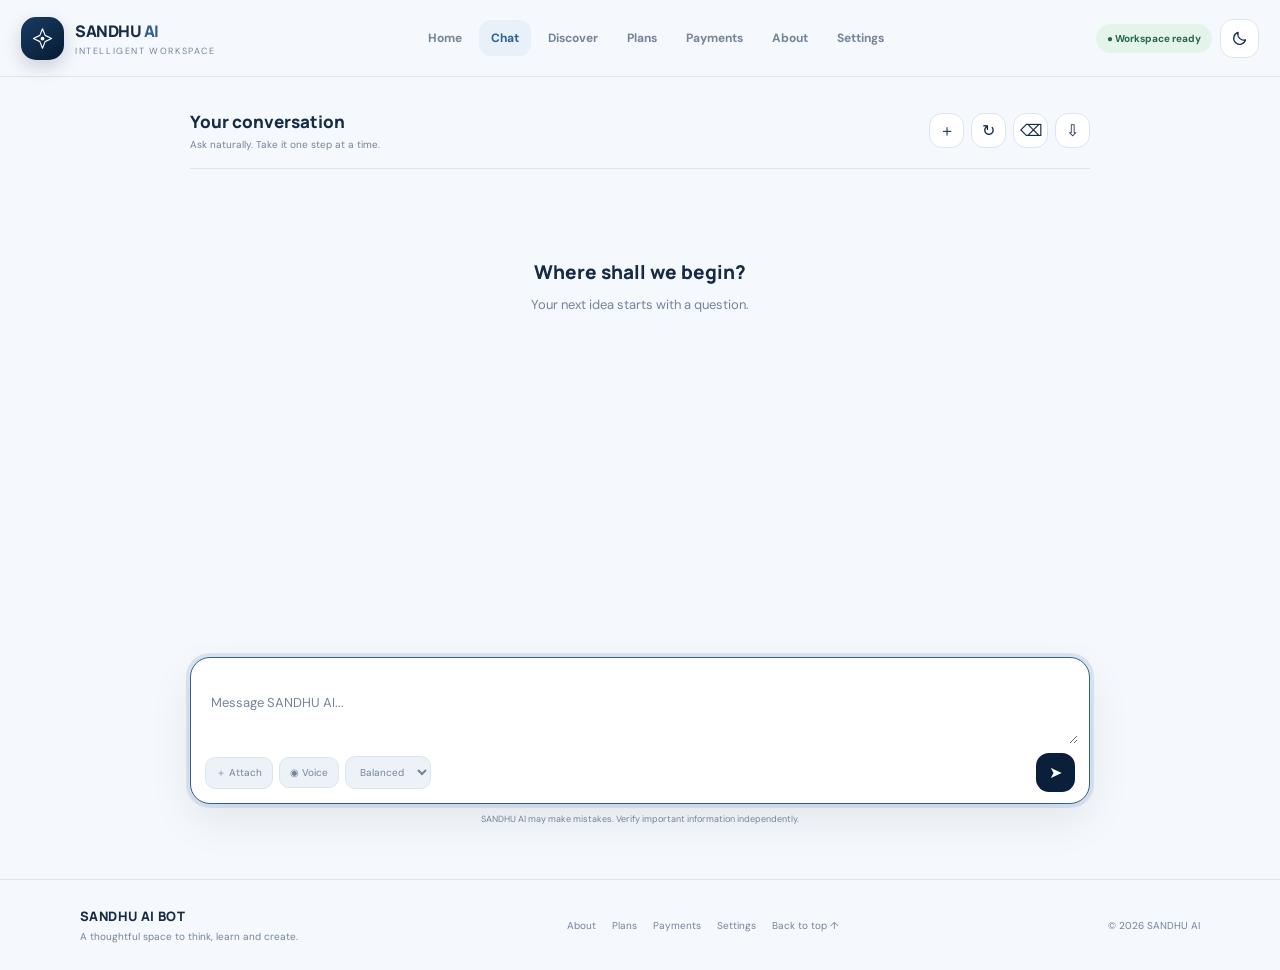
<file: frontend/templates/index.html>
<!DOCTYPE html>
<html lang="en">
<head>
<meta charset="UTF-8">
<meta name="viewport" content="width=device-width, initial-scale=1.0">
<meta name="theme-color" content="#0b1f3a">
<title>SANDHU AI BOT — Intelligent Workspace</title>

<link rel="preconnect" href="https://fonts.googleapis.com">
<link rel="preconnect" href="https://fonts.gstatic.com" crossorigin>
<link href="https://fonts.googleapis.com/css2?family=DM+Sans:wght@400;500;600;700&family=Manrope:wght@400;500;600;700;800&display=swap" rel="stylesheet">

<style>
:root{
 --bg:#f5f8fc;
 --surface:#ffffff;
 --surface-2:#edf2f8;
 --surface-3:#dfe8f3;
 --ink:#172b45;
 --muted:#74849a;
 --line:#dce5ef;
 --navy:#0b1f3a;
 --navy-2:#15385f;
 --accent:#315f91;
 --accent-soft:#e8f0f9;
 --user:#e8f0f9;
 --shadow:0 16px 44px rgba(11,31,58,.08);
 --radius:20px;
 color-scheme:light;
}

body.dark{
 --bg:#101a29;
 --surface:#18263a;
 --surface-2:#22334b;
 --surface-3:#2d405a;
 --ink:#edf4fc;
 --muted:#a1b2c8;
 --line:#30435b;
 --navy:#0b1f3a;
 --navy-2:#24476d;
 --accent:#8db5e3;
 --accent-soft:#243b57;
 --user:#263d59;
 --shadow:0 18px 48px rgba(0,0,0,.25);
 color-scheme:dark;
}

*{box-sizing:border-box}
html{scroll-behavior:smooth}
body{
 margin:0;
 background:var(--bg);
 color:var(--ink);
 font-family:"DM Sans",sans-serif;
 min-height:100vh;
}
button,input,textarea,select{font:inherit}
button{cursor:pointer}
button:focus-visible,input:focus-visible,textarea:focus-visible,select:focus-visible{
 outline:3px solid #78a4d5;
 outline-offset:2px;
}
button:disabled{opacity:.55;cursor:not-allowed}
.app{min-height:100vh;display:flex;flex-direction:column}

.topbar{
 position:sticky;
 top:0;
 z-index:40;
 background:color-mix(in srgb,var(--bg) 90%,transparent);
 backdrop-filter:blur(18px);
 border-bottom:1px solid var(--line);
}
.nav-wrap{
 width:min(1240px,calc(100% - 42px));
 min-height:76px;
 margin:auto;
 display:flex;
 align-items:center;
 justify-content:space-between;
 gap:20px;
}
.brand{
 display:flex;
 align-items:center;
 gap:11px;
 text-decoration:none;
 color:var(--ink);
 min-width:max-content;
}
.brand-mark{
 width:43px;
 height:43px;
 border-radius:15px;
 background:linear-gradient(145deg,#173c65,#071a31);
 display:grid;
 place-items:center;
 color:white;
 box-shadow:0 7px 18px rgba(11,31,58,.18);
}
.brand-mark svg{
 width:25px;height:25px;
 stroke:currentColor;fill:none;
 stroke-width:1.8;
}
.brand-name{
 font:800 16px Manrope;
 letter-spacing:-.5px;
}
.brand-name span{color:var(--accent)}
.brand-sub{
 font-size:9px;
 letter-spacing:1.6px;
 color:var(--muted);
 margin-top:3px;
}
.nav{
 display:flex;
 align-items:center;
 justify-content:center;
 gap:5px;
 flex-wrap:wrap;
}
.nav button{
 border:0;
 background:transparent;
 color:var(--muted);
 padding:10px 12px;
 border-radius:12px;
 font-size:12px;
 font-weight:700;
 transition:.2s;
}
.nav button:hover,.nav button.active{
 background:var(--accent-soft);
 color:var(--accent);
}
.nav-actions{display:flex;align-items:center;gap:8px}
.icon-btn{
 width:39px;height:39px;
 border:1px solid var(--line);
 border-radius:13px;
 background:var(--surface);
 color:var(--ink);
 display:grid;
 place-items:center;
 transition:.2s;
}
.icon-btn:hover{
 border-color:var(--accent);
 background:var(--accent-soft);
}
.icon-btn svg{
 width:17px;height:17px;
 stroke:currentColor;fill:none;
 stroke-width:1.8;
 stroke-linecap:round;
 stroke-linejoin:round;
}
.menu-toggle{display:none}
.status-pill{
 font-size:10px;
 font-weight:700;
 color:#28664a;
 background:#e5f4eb;
 padding:8px 11px;
 border-radius:99px;
 white-space:nowrap;
}
body.dark .status-pill{background:#203d32;color:#a5dfbd}

main{
 width:min(1120px,calc(100% - 42px));
 margin:0 auto;
 flex:1;
 padding:28px 0 54px;
}
.view{display:none;animation:fade .25s ease}
.view.active{display:block}
@keyframes fade{
 from{opacity:0;transform:translateY(6px)}
 to{opacity:1;transform:none}
}

.hero{text-align:center;padding:clamp(38px,7vh,76px) 0 34px}
.eyebrow{
 display:inline-flex;
 align-items:center;
 gap:7px;
 border:1px solid var(--line);
 background:var(--surface);
 border-radius:99px;
 padding:8px 13px;
 color:var(--accent);
 font-size:10px;
 letter-spacing:1.1px;
 text-transform:uppercase;
 font-weight:800;
}
.hero h1{
 font:800 clamp(36px,5.3vw,60px)/1.12 Manrope;
 letter-spacing:-2.7px;
 margin:20px 0 13px;
}
.hero h1 span{color:var(--accent)}
.hero>p,.page-heading p{
 max-width:610px;
 margin:0 auto;
 color:var(--muted);
 font-size:14px;
 line-height:1.8;
}
.hero-composer{
 max-width:790px;
 margin:30px auto 0;
 padding:13px;
 background:var(--surface);
 border:1px solid var(--line);
 border-radius:23px;
 box-shadow:var(--shadow);
 text-align:left;
}
.hero-composer:focus-within,.composer:focus-within{
 border-color:var(--accent);
 box-shadow:0 0 0 4px color-mix(in srgb,var(--accent) 13%,transparent),var(--shadow);
}
textarea{resize:vertical}
.hero-composer textarea,.composer textarea{
 width:100%;
 min-height:64px;
 max-height:190px;
 border:0;
 outline:0;
 background:transparent;
 color:var(--ink);
 padding:9px;
 font-size:14px;
 line-height:1.65;
}
textarea::placeholder{color:var(--muted)}
.composer-bottom{
 display:flex;
 align-items:center;
 justify-content:space-between;
 gap:12px;
 padding:4px 3px 0;
}
.muted-note{font-size:10px;color:var(--muted)}

.btn-primary,.btn-secondary{
 border-radius:12px;
 padding:11px 16px;
 font-size:12px;
 font-weight:800;
 display:inline-flex;
 align-items:center;
 justify-content:center;
 gap:8px;
 transition:.2s;
}
.btn-primary{
 border:0;
 background:var(--navy);
 color:white;
}
.btn-primary:hover{
 background:var(--navy-2);
 transform:translateY(-1px);
}
.btn-secondary{
 border:1px solid var(--line);
 background:var(--surface);
 color:var(--ink);
}
.btn-secondary:hover{
 background:var(--accent-soft);
 border-color:var(--accent);
}
.quick-prompts{
 display:flex;
 justify-content:center;
 gap:8px;
 flex-wrap:wrap;
 margin:17px auto 0;
}
.chip{
 border:1px solid var(--line);
 background:var(--surface);
 color:var(--muted);
 padding:9px 13px;
 border-radius:99px;
 font-size:11px;
 transition:.2s;
}
.chip:hover{
 color:var(--accent);
 border-color:var(--accent);
 background:var(--accent-soft);
}
.section-head{
 display:flex;
 align-items:end;
 justify-content:space-between;
 gap:15px;
 margin:43px 0 15px;
}
.section-head h2{font:800 17px Manrope;margin:0}
.section-head p{font-size:11px;color:var(--muted);margin:5px 0 0}

.card-grid{
 display:grid;
 grid-template-columns:repeat(4,minmax(0,1fr));
 gap:14px;
}
.feature-card{
 border:1px solid var(--line);
 background:var(--surface);
 border-radius:18px;
 padding:18px;
 text-align:left;
 min-height:145px;
 transition:.2s;
 color:var(--ink);
}
.feature-card:hover{
 transform:translateY(-3px);
 border-color:var(--accent);
 box-shadow:var(--shadow);
}
.feature-icon{
 width:39px;height:39px;
 display:grid;
 place-items:center;
 border-radius:13px;
 background:var(--accent-soft);
 color:var(--accent);
 margin-bottom:13px;
}
.feature-icon svg{
 width:19px;height:19px;
 stroke:currentColor;fill:none;
 stroke-width:1.7;
}
.feature-card b{display:block;font-size:12px;margin-bottom:6px}
.feature-card small{
 display:block;
 color:var(--muted);
 font-size:10px;
 line-height:1.65;
}

.chat-shell{
 max-width:900px;
 margin:0 auto;
 min-height:calc(100vh - 180px);
 display:flex;
 flex-direction:column;
}
.chat-head{
 display:flex;
 align-items:center;
 justify-content:space-between;
 gap:12px;
 padding:5px 0 17px;
 border-bottom:1px solid var(--line);
}
.chat-head h2{font:800 17px Manrope;margin:0}
.chat-head p{font-size:10px;color:var(--muted);margin:5px 0 0}
.head-actions{display:flex;gap:7px;flex-wrap:wrap}
.head-actions .icon-btn{width:35px;height:35px}
.messages{
 flex:1;
 display:flex;
 flex-direction:column;
 gap:20px;
 padding:25px 2px;
 overflow:auto;
 max-height:calc(100vh - 330px);
 min-height:240px;
}
.empty-chat{
 text-align:center;
 color:var(--muted);
 padding:65px 15px;
 font-size:13px;
 line-height:1.8;
}
.empty-chat strong{
 display:block;
 color:var(--ink);
 font:800 19px Manrope;
 margin-bottom:8px;
}
.message{
 display:flex;
 gap:11px;
 max-width:88%;
 align-items:flex-start;
}
.message.user{align-self:flex-end;flex-direction:row-reverse}
.avatar{
 width:35px;height:35px;
 flex:0 0 35px;
 border-radius:13px;
 background:var(--accent-soft);
 color:var(--accent);
 display:grid;
 place-items:center;
 font-weight:800;
 font-size:11px;
}
.message.user .avatar{
 background:var(--surface-3);
 color:var(--ink);
}
.message-body{min-width:0}
.msg-meta{font-size:10px;color:var(--muted);margin:0 4px 6px}
.bubble{
 background:var(--surface);
 border:1px solid var(--line);
 border-radius:5px 17px 17px 17px;
 padding:13px 15px;
 font-size:13px;
 line-height:1.75;
 white-space:pre-wrap;
 overflow-wrap:anywhere;
 box-shadow:0 5px 17px rgba(11,31,58,.025);
}
.message.user .bubble{
 background:var(--user);
 border-radius:17px 5px 17px 17px;
}
.msg-actions{display:flex;gap:9px;margin:6px 3px 0}
.msg-actions button{
 border:0;background:transparent;
 color:var(--muted);
 font-size:10px;
 padding:3px 4px;
}
.msg-actions button:hover{color:var(--accent)}
.typing{display:inline-flex;gap:4px}
.typing i{
 width:5px;height:5px;
 background:var(--accent);
 border-radius:50%;
 animation:bounce .8s infinite alternate;
}
.typing i:nth-child(2){animation-delay:.2s}
.typing i:nth-child(3){animation-delay:.4s}
@keyframes bounce{to{opacity:.35;transform:translateY(-4px)}}

.composer-wrap{
 position:sticky;
 bottom:0;
 padding:12px 0 0;
 background:linear-gradient(180deg,transparent,var(--bg) 20%);
}
.composer{
 background:var(--surface);
 border:1px solid var(--line);
 border-radius:20px;
 padding:11px;
 box-shadow:var(--shadow);
}
.composer textarea{min-height:57px;font-size:13px}
.composer-tools{display:flex;align-items:center;gap:6px;flex-wrap:wrap}
.tool-btn,.tool-select{
 border:1px solid var(--line);
 background:var(--surface-2);
 color:var(--muted);
 border-radius:10px;
 padding:8px 10px;
 font-size:10px;
}
.tool-btn:hover{color:var(--accent);border-color:var(--accent)}
.send-btn{
 width:39px;height:39px;
 border:0;
 border-radius:13px;
 background:var(--navy);
 color:white;
 display:grid;
 place-items:center;
}
.send-btn svg{
 width:17px;height:17px;
 stroke:currentColor;fill:none;
 stroke-width:2;
}
.disclaimer{
 text-align:center;
 color:var(--muted);
 font-size:9px;
 padding:9px 0 0;
}
.attach-preview{display:flex;gap:7px;flex-wrap:wrap;padding:7px 5px}
.file-chip{
 display:flex;
 align-items:center;
 gap:7px;
 background:var(--accent-soft);
 color:var(--accent);
 border-radius:9px;
 padding:7px 9px;
 font-size:10px;
 max-width:220px;
}
.file-chip span{overflow:hidden;text-overflow:ellipsis;white-space:nowrap}
.file-chip button{border:0;background:transparent;color:inherit}

.page-heading{text-align:center;padding:35px 0 32px}
.page-heading h1{
 font:800 clamp(30px,4vw,44px) Manrope;
 letter-spacing:-1.6px;
 margin:13px 0;
}
.info-grid,.plans-grid{
 display:grid;
 grid-template-columns:repeat(3,minmax(0,1fr));
 gap:14px;
}
.info-card,.plan-card,.payment-card,.settings-card,.payment-detail{
 background:var(--surface);
 border:1px solid var(--line);
 border-radius:19px;
 padding:21px;
}
.info-card h3,.plan-card h3{font:800 14px Manrope;margin:0 0 10px}
.info-card p,.plan-card p{
 color:var(--muted);
 font-size:11px;
 line-height:1.8;
 margin:0;
}
.plan-card{position:relative}
.plan-card.popular{
 border-color:var(--accent);
 background:linear-gradient(155deg,var(--surface),var(--accent-soft));
}
.plan-price{font:800 31px Manrope;margin:17px 0 4px}
.plan-price small{font:500 10px "DM Sans";color:var(--muted)}
.plan-card ul{
 padding-left:17px;
 color:var(--muted);
 font-size:11px;
 line-height:2.1;
 min-height:105px;
}
.plan-card .btn-primary,.plan-card .btn-secondary{width:100%}
.plans-grid{grid-template-columns:repeat(3,minmax(0,1fr))}
.payment-grid{
 display:grid;
 grid-template-columns:repeat(4,minmax(0,1fr));
 gap:13px;
}
.payment-card{
 text-align:left;
 transition:.2s;
 color:var(--ink);
 cursor:pointer;
}
.payment-card:hover,.payment-card.selected{
 border-color:var(--accent);
 background:var(--accent-soft);
 transform:translateY(-2px);
}
.payment-card .feature-icon{width:43px;height:43px}
.payment-card b{display:block;font-size:12px;margin:12px 0 5px}
.payment-card p{
 font-size:10px;
 color:var(--muted);
 line-height:1.6;
 margin:0;
}
.payment-detail{
 max-width:760px;
 margin:18px auto 0;
}
.payment-detail h2{font:800 19px Manrope;margin:0 0 8px}
.payment-detail p{font-size:12px;color:var(--muted);line-height:1.7}
.notice{
 background:var(--accent-soft);
 border:1px solid color-mix(in srgb,var(--accent) 22%,transparent);
 border-radius:13px;
 padding:12px 14px;
 color:var(--ink);
 font-size:11px;
 line-height:1.7;
 margin:14px 0;
}
.payment-input{
 width:100%;
 padding:12px 13px;
 margin:6px 0 12px;
 border:1px solid var(--line);
 border-radius:11px;
 background:var(--surface);
 color:var(--ink);
 font-size:12px;
}
.payment-label{font-size:11px;font-weight:700;color:var(--ink)}
.payment-method-content{
 border:1px solid var(--line);
 border-radius:15px;
 padding:17px;
 margin:16px 0;
}
.qr-image-placeholder{
 width:190px;
 height:190px;
 max-width:100%;
 margin:15px auto;
 border:2px dashed var(--accent);
 border-radius:14px;
 display:flex;
 flex-direction:column;
 align-items:center;
 justify-content:center;
 gap:9px;
 background:var(--accent-soft);
 color:var(--accent);
 text-align:center;
}
.qr-image-placeholder strong{font-size:14px}
.qr-image-placeholder span{font-size:10px}
.subscription-preview{
 max-width:760px;
 margin:18px auto;
 padding:20px;
 border:1px solid var(--line);
 border-radius:18px;
 background:var(--surface);
}
.subscription-preview h3{font:800 15px Manrope;margin:0 0 12px}
.subscription-preview p{font-size:12px;color:var(--muted);line-height:1.7}
.preview-row{
 display:flex;
 justify-content:space-between;
 gap:12px;
 border-bottom:1px solid var(--line);
 padding:10px 0;
 font-size:12px;
}
.preview-row:last-child{border:0}
.preview-row span:last-child{font-weight:700;text-align:right}
.settings-card{max-width:760px;margin:auto;padding:0;overflow:hidden}
.setting-row{
 display:flex;
 align-items:center;
 justify-content:space-between;
 gap:18px;
 padding:17px 20px;
 border-bottom:1px solid var(--line);
}
.setting-row:last-child{border:0}
.setting-row b{display:block;font-size:12px}
.setting-row small{display:block;color:var(--muted);font-size:10px;margin-top:4px}
.setting-row select{
 border:1px solid var(--line);
 background:var(--surface-2);
 color:var(--ink);
 border-radius:9px;
 padding:8px;
 font-size:11px;
}
.footer{
 border-top:1px solid var(--line);
 padding:27px max(21px,calc((100% - 1120px)/2));
 display:flex;
 justify-content:space-between;
 align-items:center;
 gap:20px;
 color:var(--muted);
 font-size:10px;
}
.footer-brand{font:800 13px Manrope;color:var(--ink);letter-spacing:.4px}
.footer-links{display:flex;gap:16px;flex-wrap:wrap}
.footer button{
 border:0;
 background:transparent;
 color:var(--muted);
 font-size:10px;
 padding:0;
}
.footer button:hover{color:var(--accent)}
.toast{
 position:fixed;
 bottom:24px;
 left:50%;
 transform:translate(-50%,15px);
 opacity:0;
 pointer-events:none;
 background:var(--navy);
 color:white;
 padding:11px 16px;
 border-radius:12px;
 font-size:11px;
 z-index:100;
 transition:.2s;
 box-shadow:var(--shadow);
 max-width:90%;
 text-align:center;
}
.toast.show{opacity:1;transform:translate(-50%,0)}
.back-top{
 position:fixed;
 right:22px;
 bottom:22px;
 width:43px;height:43px;
 border:1px solid var(--line);
 border-radius:14px;
 background:var(--surface);
 color:var(--ink);
 box-shadow:var(--shadow);
 display:none;
 place-items:center;
 z-index:25;
}
.back-top.show{display:grid}
.back-top svg{width:18px;height:18px;stroke:currentColor;fill:none;stroke-width:2}

/* Receipt popup */
.receipt-modal{
 position:fixed;
 inset:0;
 z-index:200;
 background:rgba(4,15,30,.68);
 display:none;
 align-items:center;
 justify-content:center;
 padding:18px;
}
.receipt-modal.show{display:flex}
.receipt-dialog{
 width:min(540px,100%);
 max-height:90vh;
 overflow:auto;
 background:var(--surface);
 color:var(--ink);
 border:1px solid var(--line);
 border-radius:20px;
 padding:24px;
 box-shadow:0 25px 80px rgba(0,0,0,.3);
}
.receipt-dialog h2{font:800 22px Manrope;margin:0 0 5px}
.receipt-dialog>p{font-size:11px;color:var(--muted)}
.receipt-paper{
 background:var(--surface-2);
 border:1px dashed var(--muted);
 border-radius:13px;
 padding:18px;
 margin:16px 0;
}
.receipt-paper h3{text-align:center;font:800 15px Manrope;margin:0 0 5px}
.receipt-paper .receipt-sub{text-align:center;font-size:10px;color:var(--muted)}
.receipt-actions{display:flex;gap:9px;flex-wrap:wrap}
.receipt-actions button{flex:1}
.modal-close{
 position:absolute;
 right:25px;
 top:20px;
 border:0;
 background:transparent;
 color:white;
 font-size:27px;
}
@media print{
 body *{visibility:hidden!important}
 #receiptPaper,#receiptPaper *{visibility:visible!important}
 #receiptPaper{
  position:absolute;
  left:0;top:0;
  width:100%;
  background:white!important;
  color:#111!important;
  border:0!important;
 }
 .receipt-paper *{color:#111!important}
 .receipt-modal{position:static;background:white!important;padding:0}
 .receipt-dialog{box-shadow:none;border:0;max-height:none;overflow:visible}
 .receipt-actions,.modal-close,.receipt-dialog>p{display:none!important}
}

@media(max-width:900px){
 .nav-wrap{width:calc(100% - 28px)}
 .nav{gap:0}
 .nav button{padding:9px 8px;font-size:11px}
 .card-grid{grid-template-columns:repeat(2,minmax(0,1fr))}
 .payment-grid{grid-template-columns:repeat(2,minmax(0,1fr))}
}
@media(max-width:700px){
 .nav-wrap{min-height:68px}
 .menu-toggle{display:grid}
 .nav{
  display:none;
  position:absolute;
  top:68px;
  left:12px;
  right:12px;
  padding:10px;
  background:var(--surface);
  border:1px solid var(--line);
  border-radius:16px;
  box-shadow:var(--shadow);
  grid-template-columns:repeat(3,1fr);
 }
 .nav.open{display:grid}
 .nav button{padding:11px 7px}
 .status-pill{display:none}
 main{width:calc(100% - 30px);padding-top:20px}
 .hero{padding-top:38px}
 .hero h1{letter-spacing:-1.7px}
 .info-grid,.plans-grid{grid-template-columns:1fr}
 .chat-shell{min-height:calc(100vh - 145px)}
 .message{max-width:96%}
 .messages{max-height:calc(100vh - 320px)}
 .footer{align-items:flex-start;flex-direction:column;padding:24px 18px}
}
@media(max-width:430px){
 .brand-name{font-size:14px}
 .brand-sub{font-size:8px}
 .brand-mark{width:38px;height:38px}
 .nav-actions{gap:5px}
 .icon-btn{width:36px;height:36px}
 .card-grid,.payment-grid{grid-template-columns:1fr 1fr;gap:9px}
 .feature-card{padding:14px;min-height:135px}
 .composer-bottom{align-items:flex-end}
 .muted-note{max-width:135px;line-height:1.5}
 .chat-head{align-items:flex-start}
 .head-actions{gap:4px}
 .head-actions .icon-btn{width:32px;height:32px}
 .message{gap:7px}
 .avatar{width:29px;height:29px;flex-basis:29px}
 .bubble{padding:11px 12px;font-size:12px}
 .receipt-dialog{padding:17px}
}
</style>
</head>

<body>
<div class="app">

<header class="topbar">
 <div class="nav-wrap">

  <a class="brand" href="#" aria-label="Sandhu AI home" data-view="home">
   <div class="brand-mark">
    <svg viewBox="0 0 40 40">
     <path d="M20 4.5 24.2 15l10.3 5-10.3 5L20 35.5 15.8 25 5.5 20l10.3-5L20 4.5Z" stroke-linejoin="round"/>
     <circle cx="20" cy="20" r="3" fill="currentColor" stroke="none"/>
    </svg>
   </div>
   <div>
    <div class="brand-name">SANDHU <span>AI</span></div>
    <div class="brand-sub">INTELLIGENT WORKSPACE</div>
   </div>
  </a>

  <nav class="nav" id="mainNav" aria-label="Main navigation">
   <button class="active" data-view="home">Home</button>
   <button data-view="chat">Chat</button>
   <button data-view="discover">Discover</button>
   <button data-view="plans">Plans</button>
   <button data-view="payments">Payments</button>
   <button data-view="about">About</button>
   <button data-view="settings">Settings</button>
  </nav>

  <div class="nav-actions">
   <span class="status-pill">● Workspace ready</span>

   <button class="icon-btn" id="themeBtn" title="Toggle theme" aria-label="Toggle theme">
    <svg viewBox="0 0 24 24"><path d="M20.5 14A8.5 8.5 0 0 1 10 3.5 8.5 8.5 0 1 0 20.5 14Z"/></svg>
   </button>

   <button class="icon-btn menu-toggle" id="menuBtn" title="Open navigation" aria-label="Open navigation">
    <svg viewBox="0 0 24 24"><path d="M4 7h16M4 12h16M4 17h16"/></svg>
   </button>
  </div>
 </div>
</header>

<main>

<!-- HOME -->
<section class="view active" id="homeView">
 <div class="hero">
  <div class="eyebrow">✦ Your intelligent workspace</div>

  <h1>Ideas deserve<br><span>a beautiful beginning.</span></h1>

  <p>Welcome to SANDHU AI. A thoughtful space to learn, explore, write and build — with clarity in every conversation.</p>

  <div class="hero-composer">
   <textarea id="homeInput" rows="2" placeholder="What would you like to work on today?"></textarea>

   <div class="composer-bottom">
    <span class="muted-note">Ask a question, explore an idea or start something new.</span>
    <button class="btn-primary" id="homeSend">Start conversation ↗</button>
   </div>
  </div>

  <div class="quick-prompts">
   <button class="chip" data-prompt="Explain a difficult topic in simple steps.">Learn something</button>
   <button class="chip" data-prompt="Help me write clear, professional content.">Write something</button>
   <button class="chip" data-prompt="Help me debug my code step by step.">Fix my code</button>
   <button class="chip" data-prompt="Suggest a practical project idea for me.">Find an idea</button>
  </div>
 </div>

 <div class="section-head">
  <div>
   <h2>A workspace for every idea</h2>
   <p>Choose a direction and get started.</p>
  </div>
 </div>

 <div class="card-grid">
  <button class="feature-card" data-prompt="Act as my study assistant. Explain my topic step by step.">
   <span class="feature-icon">▤</span>
   <b>Study assistant</b>
   <small>Break down complex concepts into clear, manageable steps.</small>
  </button>

  <button class="feature-card" data-prompt="Help me build a software project and guide me step by step.">
   <span class="feature-icon">⌘</span>
   <b>Code studio</b>
   <small>Plan features, understand errors and improve your code.</small>
  </button>

  <button class="feature-card" data-prompt="Help me analyse a dataset using Python, SQL or Excel.">
   <span class="feature-icon">▥</span>
   <b>Data analysis</b>
   <small>Explore data, SQL queries and analytical thinking.</small>
  </button>

  <button class="feature-card" data-prompt="Help me prepare for a job interview with practice questions.">
   <span class="feature-icon">♙</span>
   <b>Interview prep</b>
   <small>Practise answers and prepare with more confidence.</small>
  </button>
 </div>
</section>

<!-- CHAT -->
<section class="view" id="chatView">
 <div class="chat-shell">

  <div class="chat-head">
   <div>
    <h2>Your conversation</h2>
    <p>Ask naturally. Take it one step at a time.</p>
   </div>

   <div class="head-actions">
    <button class="icon-btn" id="newChatBtn" title="New chat">＋</button>
    <button class="icon-btn" id="refreshBtn" title="Refresh chat">↻</button>
    <button class="icon-btn" id="clearChatBtn" title="Clear chat">⌫</button>
    <button class="icon-btn" id="exportBtn" title="Export chat">⇩</button>
   </div>
  </div>

  <div class="messages" id="messages">
   <div class="empty-chat">
    <strong>Where shall we begin?</strong>
    Your next idea starts with a question.
   </div>
  </div>

  <div class="composer-wrap">
   <div class="composer">

    <div class="attach-preview" id="attachPreview"></div>

    <textarea id="messageInput" rows="2" placeholder="Message SANDHU AI..."></textarea>

    <div class="composer-bottom">
     <div class="composer-tools">
      <button class="tool-btn" id="attachBtn">＋ Attach</button>

      <input type="file" id="fileInput" hidden multiple accept="image/*,video/*,audio/*,.pdf,.doc,.docx,.txt,.xls,.xlsx,.ppt,.pptx">

      <button class="tool-btn" id="voiceBtn">◉ Voice</button>

      <select class="tool-select" id="modeSelect" aria-label="Response style">
       <option value="default">Balanced</option>
       <option value="concise">Concise</option>
       <option value="detailed">Detailed</option>
      </select>
     </div>

     <button class="send-btn" id="sendBtn" aria-label="Send message">➤</button>
    </div>
   </div>

   <div class="disclaimer">SANDHU AI may make mistakes. Verify important information independently.</div>
  </div>
 </div>
</section>

<!-- DISCOVER -->
<section class="view" id="discoverView">
 <div class="page-heading">
  <div class="eyebrow">Discover</div>
  <h1>Make room for possibility.</h1>
  <p>Pick a starting point. Your assistant can help turn it into a practical next step.</p>
 </div>

 <div class="card-grid">
  <button class="feature-card" data-prompt="Create a realistic weekly study timetable for me.">
   <span class="feature-icon">▦</span><b>Plan my week</b>
   <small>Build a balanced and realistic routine.</small>
  </button>

  <button class="feature-card" data-prompt="Suggest a beginner-friendly software project and guide me.">
   <span class="feature-icon">✧</span><b>Project ideas</b>
   <small>Find a useful idea worth building.</small>
  </button>

  <button class="feature-card" data-prompt="Quiz me on a topic and explain my mistakes.">
   <span class="feature-icon">✓</span><b>Take a quiz</b>
   <small>Practise and learn from mistakes.</small>
  </button>

  <button class="feature-card" data-prompt="Review my code for bugs and readability.">
   <span class="feature-icon">⌘</span><b>Code review</b>
   <small>Make your code clearer and reliable.</small>
  </button>

  <button class="feature-card" data-prompt="Help me prepare a professional resume.">
   <span class="feature-icon">▤</span><b>Resume builder</b>
   <small>Present your experience with clarity.</small>
  </button>

  <button class="feature-card" data-prompt="Teach me a new skill with a beginner roadmap.">
   <span class="feature-icon">◇</span><b>Skill builder</b>
   <small>Learn with a practical roadmap.</small>
  </button>

  <button class="feature-card" data-prompt="Help me prepare a presentation outline.">
   <span class="feature-icon">▧</span><b>Presentation</b>
   <small>Organise a clear and engaging talk.</small>
  </button>

  <button class="feature-card" data-prompt="Compare two options with pros, cons and a recommendation.">
   <span class="feature-icon">⇄</span><b>Compare options</b>
   <small>Make decisions with structured thinking.</small>
  </button>
 </div>
</section>

<!-- ABOUT -->
<section class="view" id="aboutView">
 <div class="page-heading">
  <div class="eyebrow">The story behind the workspace</div>
  <h1>Meet <span style="color:var(--accent)">SANDHU AI.</span></h1>
  <p>A personal AI assistant project focused on making everyday learning, problem-solving and creativity more approachable.</p>
 </div>

 <div class="info-grid">
  <div class="info-card">
   <h3>Our purpose</h3>
   <p>Bring useful assistant experiences into one organised workspace — from learning and writing to coding and planning.</p>
  </div>

  <div class="info-card">
   <h3>Our design values</h3>
   <p>Clarity, simplicity and thoughtful details. A calm interface should help people focus on what matters.</p>
  </div>

  <div class="info-card">
   <h3>Created by</h3>
   <p>Built by Anmol Singh Sandhu as an evolving technology project. The goal is to keep learning, improving and building.</p>
  </div>
 </div>

 <div class="notice">
  The range and quality of answers depend on the knowledge engine and services connected to the backend. The interface alone does not turn a rule-based chatbot into a generative AI model.
 </div>
</section>

<!-- PLANS -->
<section class="view" id="plansView">
 <div class="page-heading">
  <div class="eyebrow">Plans & access</div>
  <h1>A plan for your pace.</h1>
  <p>Explore the demo subscription plans for SANDHU AI BOT.</p>
 </div>

 <div class="plans-grid">

  <div class="plan-card">
   <h3>Free</h3>
   <div class="plan-price">₹0 <small>/ forever</small></div>
   <p>For exploring the workspace.</p>
   <ul>
    <li>Basic chat workspace</li>
    <li>Basic response styles</li>
    <li>Local chat history</li>
   </ul>
   <button class="btn-secondary" data-plan="Free" data-amount="0">Choose Free</button>
  </div>

  <div class="plan-card">
   <h3>Starter</h3>
   <div class="plan-price">₹299 <small>/ month</small></div>
   <p>For everyday learning.</p>
   <ul>
    <li>Starter access</li>
    <li>Learning workspace</li>
    <li>Chat history</li>
   </ul>
   <button class="btn-secondary" data-plan="Starter" data-amount="299">Choose Starter</button>
  </div>

  <div class="plan-card popular">
   <div class="eyebrow">Most popular</div>
   <h3>Pro</h3>
   <div class="plan-price">₹599 <small>/ month</small></div>
   <p>For regular learning and building.</p>
   <ul>
    <li>Pro access</li>
    <li>Expanded workspace</li>
    <li>More productivity tools</li>
   </ul>
   <button class="btn-primary" data-plan="Pro" data-amount="599">Choose Pro</button>
  </div>

  <div class="plan-card">
   <h3>Premium</h3>
   <div class="plan-price">₹999 <small>/ month</small></div>
   <p>For creators and frequent users.</p>
   <ul>
    <li>Premium access</li>
    <li>Advanced workspace options</li>
    <li>Extended productivity features</li>
   </ul>
   <button class="btn-secondary" data-plan="Premium" data-amount="999">Choose Premium</button>
  </div>

  <div class="plan-card">
   <h3>Ultimate</h3>
   <div class="plan-price">₹1,499 <small>/ month</small></div>
   <p>For a complete workspace experience.</p>
   <ul>
    <li>Ultimate access</li>
    <li>All listed demo features</li>
    <li>Extended workspace options</li>
   </ul>
   <button class="btn-secondary" data-plan="Ultimate" data-amount="1499">Choose Ultimate</button>
  </div>

 </div>

 <div class="notice">
  These are demonstration prices and plan descriptions. They do not activate paid features or represent a live subscription service.
 </div>
</section>

<!-- PAYMENTS -->
<section class="view" id="paymentsView">

 <div class="page-heading">
  <div class="eyebrow">Demo checkout</div>
  <h1>Choose how to pay.</h1>
  <p>Practice checkout screen for SANDHU AI BOT. No real money is collected.</p>
 </div>

 <div class="payment-detail">
  <h2 id="paymentTitle">Choose a subscription plan</h2>
  <p id="paymentText">Select a plan and payment method to continue.</p>
 </div>

 <div class="payment-grid">

  <button class="payment-card" data-method="upi">
   <span class="feature-icon">⌁</span>
   <b>UPI</b>
   <p>Display a sample UPI ID.</p>
  </button>

  <button class="payment-card" data-method="qr">
   <span class="feature-icon">▦</span>
   <b>QR / Scanner</b>
   <p>Replace the placeholder with your own QR image later.</p>
  </button>

  <button class="payment-card" data-method="card">
   <span class="feature-icon">▣</span>
   <b>Debit / Credit Card</b>
   <p>Editable dummy card form.</p>
  </button>

  <button class="payment-card" data-method="cash">
   <span class="feature-icon">₹</span>
   <b>Cash</b>
   <p>Demo offline payment option.</p>
  </button>

 </div>

 <div class="payment-detail" id="paymentDetail">

  <h2 id="methodTitle">Payment details</h2>
  <p id="methodDescription">Select your payment method above.</p>

  <div id="paymentFields" class="payment-method-content">
   Select a payment method to view details.
  </div>

  <div class="notice" id="paymentNotice">
   This is a dummy payment demonstration. No real payment will be processed.
  </div>

  <button class="btn-primary" id="startPaymentBtn" disabled>
   Select plan and payment method
  </button>

 </div>

 <!-- SUBSCRIPTION PREVIEW -->
 <div class="subscription-preview">
  <h3>Subscription preview</h3>

  <div class="preview-row">
   <span>Selected plan</span>
   <span id="previewPlan">Not selected</span>
  </div>

  <div class="preview-row">
   <span>Plan amount</span>
   <span id="previewAmount">₹0</span>
  </div>

  <div class="preview-row">
   <span>Duration</span>
   <span id="previewDuration">30 days</span>
  </div>

  <div class="preview-row">
   <span>Status</span>
   <span id="previewStatus">Preview only</span>
  </div>

  <p>
   This preview does not activate a real subscription. It is only for testing the interface.
  </p>
 </div>

</section>

<!-- SETTINGS -->
<section class="view" id="settingsView">
 <div class="page-heading">
  <div class="eyebrow">Your preferences</div>
  <h1>Make it feel like yours.</h1>
  <p>Adjust the way your workspace looks and responds.</p>
 </div>

 <div class="settings-card">

  <div class="setting-row">
   <div>
    <b>Appearance</b>
    <small>Switch between light and dark themes.</small>
   </div>
   <button class="btn-secondary" id="settingsTheme">Toggle theme</button>
  </div>

  <div class="setting-row">
   <div>
    <b>Default response style</b>
    <small>Choose your preferred response length.</small>
   </div>
   <select id="settingsMode">
    <option value="default">Balanced</option>
    <option value="concise">Concise</option>
    <option value="detailed">Detailed</option>
   </select>
  </div>

  <div class="setting-row">
   <div>
    <b>Chat history</b>
    <small>Saved in this browser on this device.</small>
   </div>
   <span class="eyebrow">Local storage</span>
  </div>

  <div class="setting-row">
   <div>
    <b>Privacy</b>
    <small>Never enter passwords, OTPs or real card details into demo forms.</small>
   </div>
   <span>⌑</span>
  </div>

 </div>
</section>

</main>

<footer class="footer">
 <div>
  <div class="footer-brand">SANDHU AI BOT</div>
  <div style="margin-top:5px">A thoughtful space to think, learn and create.</div>
 </div>

 <div class="footer-links">
  <button data-view="about">About</button>
  <button data-view="plans">Plans</button>
  <button data-view="payments">Payments</button>
  <button data-view="settings">Settings</button>
  <button id="footerTop">Back to top ↑</button>
 </div>

 <div>© <span id="year"></span> SANDHU AI</div>
</footer>

</div>

<button class="back-top" id="backTop" aria-label="Scroll to top">↑</button>

<div class="toast" id="toast" role="status" aria-live="polite"></div>

<!-- RECEIPT MODAL -->
<div class="receipt-modal" id="receiptModal">
 <div class="receipt-dialog">

  <h2>Demo payment receipt</h2>
  <p>Your sample receipt has been generated.</p>

  <div class="receipt-paper" id="receiptPaper">

   <h3>SANDHU AI BOT</h3>
   <div class="receipt-sub">DEMO PAYMENT RECEIPT</div>

   <hr>

   <div class="preview-row">
    <span>Reference ID</span>
    <span id="receiptReference"></span>
   </div>

   <div class="preview-row">
    <span>Plan</span>
    <span id="receiptPlan"></span>
   </div>

   <div class="preview-row">
    <span>Amount</span>
    <span id="receiptAmount"></span>
   </div>

   <div class="preview-row">
    <span>Method</span>
    <span id="receiptMethod"></span>
   </div>

   <div class="preview-row">
    <span>Date</span>
    <span id="receiptDate"></span>
   </div>

   <div class="preview-row">
    <span>Status</span>
    <span>DEMO ONLY</span>
   </div>

   <hr>

   <p style="text-align:center;font-size:11px;font-weight:800">
    NOT A REAL PAYMENT
   </p>

   <p style="text-align:center;font-size:10px">
    This receipt is generated for demonstration purposes only.
   </p>

  </div>

  <div class="receipt-actions">
   <button class="btn-primary" id="downloadReceiptBtn">Download receipt</button>
   <button class="btn-secondary" id="printReceiptBtn">Save as PDF</button>
   <button class="btn-secondary" id="closeReceiptBtn">Close</button>
  </div>

 </div>
</div>

<script>
const $=id=>document.getElementById(id);

const STORAGE_KEY="sandhu_ai_chats_v3";
const THEME_KEY="sandhu_ai_theme_v3";

const state={
 chats:[],
 currentId:null,
 files:[],
 busy:false,
 selectedPlan:null,
 selectedAmount:0,
 selectedMethod:null,
 receiptText:""
};

const PLAN_DURATION="30 days";

function makeId(){
 return "chat_"+Date.now()+"_"+Math.random().toString(36).slice(2,7);
}

function toast(message){
 const el=$("toast");
 el.textContent=message;
 el.classList.add("show");
 clearTimeout(toast.timer);
 toast.timer=setTimeout(()=>el.classList.remove("show"),2800);
}

function currentChat(){
 return state.chats.find(c=>c.id===state.currentId);
}

function saveChats(){
 try{
  localStorage.setItem(STORAGE_KEY,JSON.stringify(state.chats));
 }catch(e){
  toast("Storage is full. Export a conversation first.");
 }
}

function createChat(show=true){
 const chat={
  id:makeId(),
  title:"New conversation",
  messages:[],
  updatedAt:Date.now()
 };

 state.chats.unshift(chat);
 state.currentId=chat.id;
 saveChats();
 renderMessages();
 showView("chat");

 if(show)toast("New chat created");
}

function loadChats(){
 try{
  const data=JSON.parse(localStorage.getItem(STORAGE_KEY)||"[]");
  if(Array.isArray(data))state.chats=data;
 }catch(e){
  state.chats=[];
 }

 if(!state.chats.length){
  createChat(false);
 }else{
  state.currentId=state.chats[0].id;
  renderMessages();
 }
}

function renderMessages(){

 const root=$("messages");
 const chat=currentChat();

 root.innerHTML="";

 if(!chat||!chat.messages.length){
  root.innerHTML='<div class="empty-chat"><strong>Where shall we begin?</strong>Your next idea starts with a question.</div>';
  return;
 }

 chat.messages.forEach((m,index)=>{

  const row=document.createElement("div");
  row.className="message "+m.role;

  const avatar=document.createElement("div");
  avatar.className="avatar";
  avatar.textContent=m.role==="user"?"You":"SA";

  const body=document.createElement("div");
  body.className="message-body";

  const meta=document.createElement("div");
  meta.className="msg-meta";
  meta.textContent=m.role==="user"?"You":"SANDHU AI";

  const bubble=document.createElement("div");
  bubble.className="bubble";
  bubble.textContent=m.text;

  body.append(meta,bubble);

  if(m.role==="assistant"&&!m.pending){

   const actions=document.createElement("div");
   actions.className="msg-actions";

   const copy=document.createElement("button");
   copy.textContent="Copy";
   copy.onclick=()=>copyText(m.text);
   actions.append(copy);

   if(index===chat.messages.length-1){
    const regen=document.createElement("button");
    regen.textContent="Regenerate";
    regen.onclick=regenerateLast;
    actions.append(regen);
   }

   body.append(actions);
  }

  row.append(avatar,body);
  root.append(row);

 });

 requestAnimationFrame(()=>root.scrollTop=root.scrollHeight);
}

async function copyText(text){
 try{
  await navigator.clipboard.writeText(text);
  toast("Copied");
 }catch(e){
  const a=document.createElement("textarea");
  a.value=text;
  document.body.append(a);
  a.select();
  document.execCommand("copy");
  a.remove();
  toast("Copied");
 }
}

function showView(name){

 const allowed=[
  "home","chat","discover","about",
  "plans","payments","settings"
 ];

 if(!allowed.includes(name))return;

 document.querySelectorAll(".view").forEach(v=>{
  v.classList.toggle("active",v.id===name+"View");
 });

 document.querySelectorAll(".nav [data-view]").forEach(b=>{
  b.classList.toggle("active",b.dataset.view===name);
 });

 $("mainNav").classList.remove("open");

 window.scrollTo({top:0,behavior:"smooth"});

 if(name==="chat"){
  setTimeout(()=>$("messageInput").focus(),100);
 }
}

document.querySelectorAll("[data-view]").forEach(b=>{
 b.addEventListener("click",()=>showView(b.dataset.view));
});

$("menuBtn").onclick=()=>{
 $("mainNav").classList.toggle("open");
};

function toggleTheme(){

 document.body.classList.toggle("dark");

 localStorage.setItem(
  THEME_KEY,
  document.body.classList.contains("dark")?"dark":"light"
 );
}

if(localStorage.getItem(THEME_KEY)==="dark"){
 document.body.classList.add("dark");
}

$("themeBtn").onclick=toggleTheme;
$("settingsTheme").onclick=toggleTheme;

$("year").textContent=new Date().getFullYear();

function startPrompt(text){

 const prompt=text.trim();

 if(!prompt){
  return toast("Please enter a question first");
 }

 if(!currentChat())createChat(false);

 showView("chat");
 $("messageInput").value=prompt;
 sendMessage();
}

$("homeSend").onclick=()=>{
 startPrompt($("homeInput").value);
};

$("homeInput").addEventListener("keydown",e=>{
 if(e.key==="Enter"&&!e.shiftKey){
  e.preventDefault();
  $("homeSend").click();
 }
});

document.querySelectorAll("[data-prompt]").forEach(b=>{
 b.addEventListener("click",()=>startPrompt(b.dataset.prompt));
});

async function sendMessage(){

 if(state.busy)return;

 const input=$("messageInput");
 const text=input.value.trim();

 if(!text&&!state.files.length)return;

 if(state.files.length){
  toast("Files are selected, but this backend currently accepts text only. Upload processing needs a backend upload route.");
  if(!text)return;
 }

 if(!currentChat())createChat(false);

 const chat=currentChat();

 chat.messages.push({
  role:"user",
  text:text||"[Attachment selected] "+state.files.map(f=>f.name).join(", ")
 });

 if(chat.title==="New conversation"){
  chat.title=(text||"Attachment").slice(0,36);
 }

 input.value="";
 state.busy=true;
 $("sendBtn").disabled=true;

 const pending={
  role:"assistant",
  text:"",
  pending:true
 };

 chat.messages.push(pending);

 saveChats();
 renderMessages();

 const last=$("messages").querySelector(".message:last-child .bubble");

 if(last){
  const dots=document.createElement("span");
  dots.className="typing";
  dots.innerHTML="<i></i><i></i><i></i>";
  last.append(dots);
 }

 try{

  const response=await fetch("/api/chat",{
   method:"POST",
   headers:{"Content-Type":"application/json"},
   body:JSON.stringify({
    message:text,
    model:$("modeSelect").value
   })
  });

  const data=await response.json().catch(()=>({}));

  if(!response.ok){
   throw new Error(data.error||"Server returned "+response.status);
  }

  pending.text=
   data.reply??
   data.response??
   data.answer??
   "The server returned an unexpected response.";

 }catch(error){

  pending.text=
   "I couldn't connect to the chat service. Check that Flask is running and POST /api/chat is configured. ("+
   error.message+")";

 }finally{

  delete pending.pending;
  state.busy=false;
  $("sendBtn").disabled=false;

  state.files=[];
  renderFilePreview();
  $("fileInput").value="";

  saveChats();
  renderMessages();
 }
}

$("sendBtn").onclick=sendMessage;

$("messageInput").addEventListener("keydown",e=>{
 if(e.key==="Enter"&&!e.shiftKey){
  e.preventDefault();
  sendMessage();
 }
});

$("newChatBtn").onclick=()=>createChat();

$("refreshBtn").onclick=()=>{
 renderMessages();
 toast("Chat refreshed");
};

function clearCurrentChat(){

 const chat=currentChat();
 if(!chat)return;

 if(!confirm("Clear all messages in this conversation?"))return;

 chat.messages=[];
 chat.title="New conversation";
 chat.updatedAt=Date.now();

 saveChats();
 renderMessages();
 toast("Chat cleared");
}

$("clearChatBtn").onclick=clearCurrentChat;

$("exportBtn").onclick=()=>{

 const chat=currentChat();

 if(!chat||!chat.messages.length){
  return toast("No messages to export");
 }

 const content=chat.messages.map(m=>
  (m.role==="user"?"You":"SANDHU AI")+":\n"+m.text
 ).join("\n\n");

 const blob=new Blob([content],{type:"text/plain"});
 const url=URL.createObjectURL(blob);

 const a=document.createElement("a");
 a.href=url;
 a.download="sandhu-ai-chat.txt";
 a.click();

 URL.revokeObjectURL(url);
};

async function regenerateLast(){

 const chat=currentChat();

 if(!chat||state.busy)return;

 const last=chat.messages[chat.messages.length-1];

 if(last?.role!=="assistant")return;

 chat.messages.pop();

 const user=chat.messages.pop();

 if(user?.role!=="user")return;

 const text=user.text;

 saveChats();
 renderMessages();

 $("messageInput").value=text;

 await sendMessage();
}

$("attachBtn").onclick=()=>{
 $("fileInput").click();
};

$("fileInput").onchange=e=>{

 const chosen=Array.from(e.target.files||[]);
 const max=25*1024*1024;

 for(const file of chosen){

  if(file.size>max){
   toast(file.name+" is larger than 25 MB");
   continue;
  }

  state.files.push(file);
 }

 renderFilePreview();

 if(state.files.length){
  toast(state.files.length+" attachment(s) selected");
 }
};

function renderFilePreview(){

 const root=$("attachPreview");
 root.innerHTML="";

 state.files.forEach((file,index)=>{

  const chip=document.createElement("div");
  chip.className="file-chip";

  const name=document.createElement("span");
  name.textContent=file.name;

  const remove=document.createElement("button");
  remove.type="button";
  remove.textContent="×";
  remove.title="Remove attachment";

  remove.onclick=()=>{
   state.files.splice(index,1);
   renderFilePreview();
  };

  chip.append(name,remove);
  root.append(chip);
 });
}

$("voiceBtn").onclick=()=>{

 const Speech=window.SpeechRecognition||window.webkitSpeechRecognition;

 if(!Speech){
  return toast("Voice input is not supported in this browser");
 }

 const recognition=new Speech();

 recognition.lang="en-IN";

 recognition.onresult=e=>{
  $("messageInput").value+=e.results[0][0].transcript;
 };

 recognition.onerror=()=>{
  toast("Voice input could not start");
 };

 recognition.start();
};

$("settingsMode").onchange=e=>{
 $("modeSelect").value=e.target.value;
};

/* =========================================
   SANDHU AI BOT — DEMO PAYMENT SYSTEM
   No real payment or gateway connection
========================================= */

const methodNames={
 upi:"UPI",
 qr:"QR / Scanner",
 card:"Debit / Credit Card",
 cash:"Cash"
};

document.querySelectorAll("[data-plan]").forEach(btn=>{

 btn.addEventListener("click",()=>{

  state.selectedPlan=btn.dataset.plan;
  state.selectedAmount=Number(btn.dataset.amount||0);
  state.selectedMethod=null;

  document.querySelectorAll(".payment-card").forEach(card=>{
   card.classList.remove("selected");
  });

  showView("payments");
  updatePaymentDetail();

  toast(state.selectedPlan+" plan selected");
 });
});

document.querySelectorAll("[data-method]").forEach(btn=>{

 btn.addEventListener("click",()=>{

  state.selectedMethod=btn.dataset.method;

  document.querySelectorAll(".payment-card").forEach(card=>{
   card.classList.toggle("selected",card===btn);
  });

  updatePaymentDetail();
 });
});

function updatePaymentDetail(){

 $("paymentTitle").textContent=
  state.selectedPlan
   ?state.selectedPlan+" plan · ₹"+state.selectedAmount
   :"Choose a subscription plan";

 $("paymentText").textContent=
  state.selectedMethod
   ?methodNames[state.selectedMethod]+" selected"
   :"Select a payment method below.";

 $("previewPlan").textContent=state.selectedPlan||"Not selected";
 $("previewAmount").textContent="₹"+state.selectedAmount;
 $("previewDuration").textContent=PLAN_DURATION;
 $("previewStatus").textContent="Demo only — not activated";

 const fields=$("paymentFields");

 if(!state.selectedMethod){

  $("methodTitle").textContent="Payment details";
  $("methodDescription").textContent="Select your payment method above.";
  fields.textContent="Select a payment method to view its demo details.";

 }else if(state.selectedMethod==="upi"){

  $("methodTitle").textContent="UPI payment details";
  $("methodDescription").textContent="Sample UPI details for display only.";

  fields.innerHTML=`
   <div class="payment-label">Sample UPI ID</div>
   <input class="payment-input" id="demoUpiId" value="6263171727@upi" readonly>

   <div class="payment-label">Mobile number</div>
   <input class="payment-input" id="demoMobile" value="6263171727" inputmode="numeric">

   <button class="btn-secondary" type="button" id="copyUpiBtn">
    Copy sample UPI ID
   </button>

   <p style="font-size:10px;color:var(--muted)">
    This is a sample display only. The UPI ID has not been verified and cannot process payments.
   </p>
  `;

  $("copyUpiBtn").onclick=()=>{
   copyText("6263171727@upi");
  };

 }else if(state.selectedMethod==="qr"){

  $("methodTitle").textContent="QR / Scanner";
  $("methodDescription").textContent="Your own QR image can be added here later.";

  fields.innerHTML=`
   <div class="qr-image-placeholder">
    <div style="font-size:42px">▦</div>
    <strong>YOUR QR IMAGE</strong>
    <span>DEMO PLACEHOLDER</span>
   </div>

   <p style="font-size:11px;color:var(--muted);text-align:center">
    Replace this placeholder with your own scanner image when you are ready.
   </p>

   <!--
    LATER QR IMAGE REPLACEMENT:

    Replace the placeholder above with:

    <img src="your-scanner.png"
         alt="Payment QR"
         style="width:190px;height:190px;object-fit:contain">
   -->
  `;

 }else if(state.selectedMethod==="card"){

  $("methodTitle").textContent="Card details";
  $("methodDescription").textContent="Editable dummy card form.";
// SANDHU
  fields.innerHTML=`
   <div class="payment-label">Cardholder name</div>
   <input class="payment-input" id="dummyCardName" value="Anmol Sandhu">

   <div class="payment-label">Card number</div>
   <input class="payment-input" id="dummyCardNumber"
    value="4111 1111 1111 1111"
    inputmode="numeric" maxlength="19">

   <div style="display:grid;grid-template-columns:1fr 1fr;gap:10px">
    <div>
     <div class="payment-label">Expiry date</div>
     <input class="payment-input" id="dummyExpiry" value="12/29" maxlength="5">
    </div>
    <div>
     <div class="payment-label">CVV (dummy)</div>
     <input class="payment-input" id="dummyCvv" value="123" maxlength="3" inputmode="numeric">
    </div>
   </div>

   <p style="font-size:10px;color:var(--muted)">
    These are editable sample values. Do not enter real card details. Nothing is sent to a bank or payment gateway.
   </p>
  `;

 }else if(state.selectedMethod==="cash"){

  $("methodTitle").textContent="Cash payment";
  $("methodDescription").textContent="Offline payment demonstration.";

  fields.innerHTML=`
   <div class="payment-label">Payment mode</div>
   <input class="payment-input" value="Cash — demo record only" readonly>

   <p style="font-size:11px;color:var(--muted)">
    This option creates a demo receipt only. No cash is collected or confirmed.
   </p>
  `;
 }

 const ready=!!state.selectedPlan&&!!state.selectedMethod;

 $("startPaymentBtn").disabled=!ready;

 $("startPaymentBtn").textContent=
  ready?"Confirm demo payment":"Select plan and payment method";

 $("paymentNotice").textContent=
  "DEMO MODE: This screen does not connect to Razorpay, a bank, UPI app or any real payment service. No money will be collected.";
}

$("startPaymentBtn").onclick=()=>{

 if(!state.selectedPlan){
  return toast("Choose a plan first");
 }

 if(!state.selectedMethod){
  return toast("Choose a payment method first");
 }

 generateDemoReceipt();
};

function generateDemoReceipt(){

 const reference=
  "SANDHU-DEMO-"+Date.now().toString().slice(-10);

 const date=new Date().toLocaleString("en-IN",{
  dateStyle:"medium",
  timeStyle:"short"
 });

 $("receiptReference").textContent=reference;
 $("receiptPlan").textContent=state.selectedPlan;
 $("receiptAmount").textContent="₹"+state.selectedAmount;
 $("receiptMethod").textContent=methodNames[state.selectedMethod];
 $("receiptDate").textContent=date;
// SANDHU
 state.receiptText=
  "SANDHU AI BOT — DEMO PAYMENT RECEIPT\n"+
  "-----------------------------------\n"+
  "Reference ID: "+reference+"\n"+
  "Plan: "+state.selectedPlan+"\n"+
  "Amount: ₹"+state.selectedAmount+"\n"+
  "Method: "+methodNames[state.selectedMethod]+"\n"+
  "Date: "+date+"\n"+
  "Status: DEMO ONLY — NOT A REAL PAYMENT\n"+
  "Subscription: NOT ACTIVATED\n"+
  "-----------------------------------\n"+
  "This receipt is generated for demonstration purposes only.";

 $("receiptModal").classList.add("show");

 toast("Demo receipt generated");
}

$("downloadReceiptBtn").onclick=()=>{

 if(!state.receiptText)return;

 const blob=new Blob(
  [state.receiptText],
  {type:"text/plain;charset=utf-8"}
 );

 const url=URL.createObjectURL(blob);

 const a=document.createElement("a");
 a.href=url;
 a.download="SANDHU-AI-DEMO-RECEIPT.txt";
 document.body.appendChild(a);
 a.click();
 a.remove();

 URL.revokeObjectURL(url);

 toast("Receipt downloaded");
};

$("printReceiptBtn").onclick=()=>{
 window.print();
};

function closeReceipt(){
 $("receiptModal").classList.remove("show");
}

$("closeReceiptBtn").onclick=closeReceipt;

$("receiptModal").addEventListener("click",e=>{
 if(e.target===$("receiptModal")){
  closeReceipt();
 }
});

document.addEventListener("keydown",e=>{
 if(e.key==="Escape"){
  closeReceipt();
 }
});

/* FOOTER AND SCROLL */

$("backTop").onclick=()=>{
 $("footerTop").click();
};

$("footerTop").onclick=()=>{
 window.scrollTo({top:0,behavior:"smooth"});
};

window.addEventListener("scroll",()=>{
 $("backTop").classList.toggle("show",window.scrollY>350);
});

/* START APP */

loadChats();
updatePaymentDetail();

</script>
</body>
</html>

<!-- ANMOL SANDHU -->
</file>
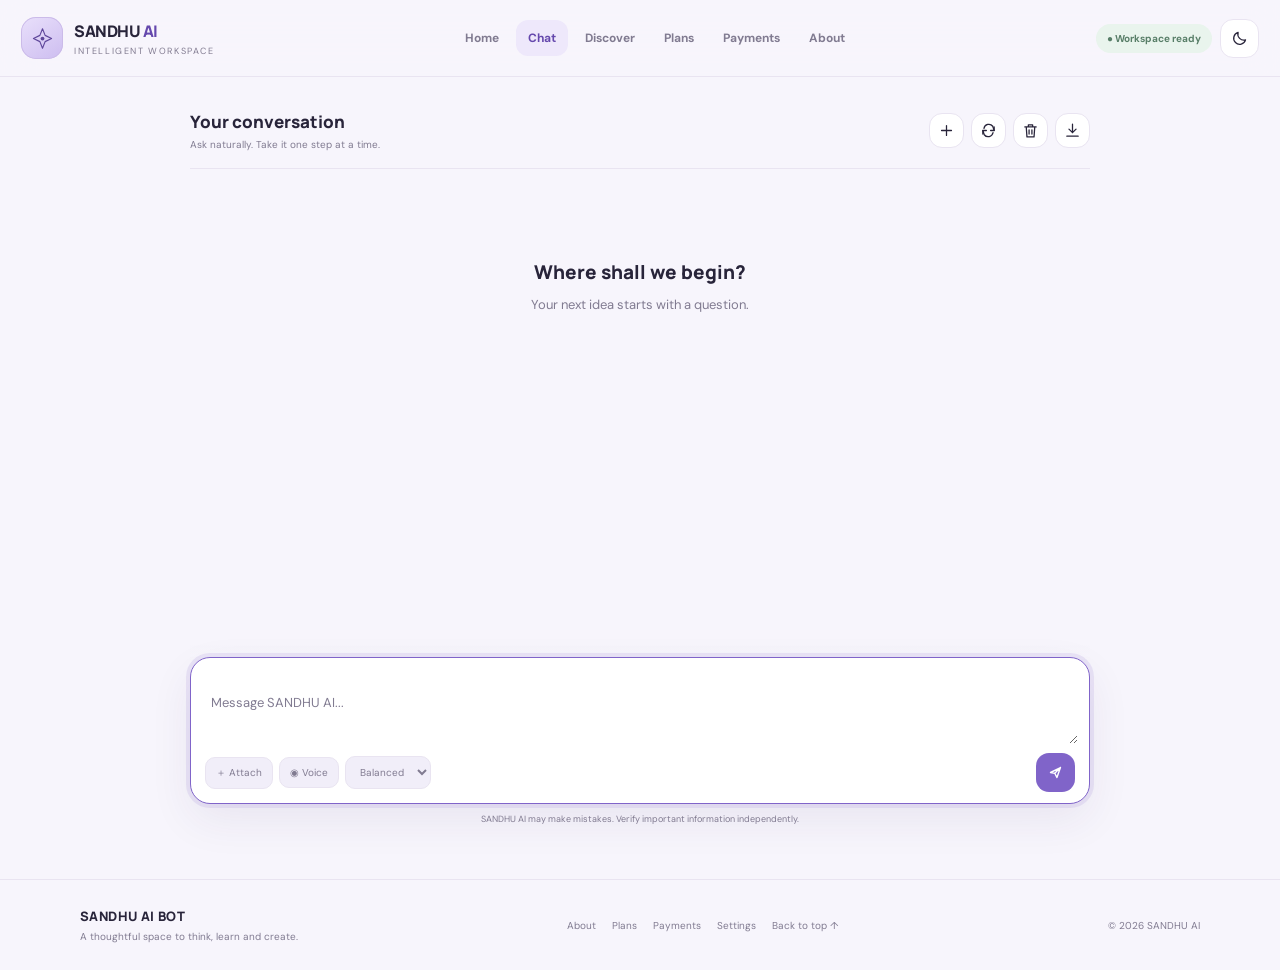
<file: frontend/templates/oldindex.html>
<!DOCTYPE html>
<html lang="en">
<head>
<meta charset="UTF-8">
<meta name="viewport" content="width=device-width, initial-scale=1.0">
<meta name="theme-color" content="#f7f5fc">
<title>SANDHU AI BOT — Intelligent Workspace</title>
<link rel="preconnect" href="https://fonts.googleapis.com">
<link rel="preconnect" href="https://fonts.gstatic.com" crossorigin>
<link href="https://fonts.googleapis.com/css2?family=DM+Sans:wght@400;500;600;700&family=Manrope:wght@400;500;600;700;800&display=swap" rel="stylesheet">
<style>
:root{
 --bg:#f7f5fc;--surface:#fff;--surface-2:#f1eef9;--surface-3:#e9e3f6;
 --ink:#28243a;--muted:#817b91;--line:#e9e4f1;--violet:#8064c9;
 --violet-dark:#6548ad;--violet-soft:#eee8fb;--user:#eee9f8;
 --shadow:0 16px 44px rgba(57,42,91,.075);--radius:20px;color-scheme:light
}
body.dark{
 --bg:#171521;--surface:#211e2c;--surface-2:#2b2738;--surface-3:#39334a;
 --ink:#f3effb;--muted:#aaa2ba;--line:#393347;--violet:#b49ae9;
 --violet-dark:#c5b1f0;--violet-soft:#39304d;--user:#342d45;
 --shadow:0 18px 48px rgba(0,0,0,.25);color-scheme:dark
}
*{box-sizing:border-box}
html{scroll-behavior:smooth}
body{margin:0;background:var(--bg);color:var(--ink);font-family:"DM Sans",sans-serif;min-height:100vh}
button,input,textarea,select{font:inherit}button{cursor:pointer}
button:focus-visible,input:focus-visible,textarea:focus-visible,select:focus-visible{outline:3px solid #a58be5;outline-offset:2px}
button:disabled{opacity:.55;cursor:not-allowed}
.app{min-height:100vh;display:flex;flex-direction:column}
.topbar{position:sticky;top:0;z-index:40;background:color-mix(in srgb,var(--bg) 88%,transparent);backdrop-filter:blur(18px);border-bottom:1px solid var(--line)}
.nav-wrap{width:min(1240px,calc(100% - 42px));min-height:76px;margin:auto;display:flex;align-items:center;justify-content:space-between;gap:20px}
.brand{display:flex;align-items:center;gap:11px;text-decoration:none;color:var(--ink);min-width:max-content}
.brand-mark{width:42px;height:42px;border-radius:15px;background:linear-gradient(145deg,#e9e0fb,#cdbdf0);display:grid;place-items:center;color:#5e469a;box-shadow:inset 0 0 0 1px #cbbbe9}
.brand-mark svg{width:25px;height:25px;stroke:currentColor;fill:none;stroke-width:1.8}
.brand-name{font:800 16px Manrope;letter-spacing:-.5px}.brand-name span{color:var(--violet-dark)}
.brand-sub{font-size:9px;letter-spacing:1.6px;color:var(--muted);margin-top:3px}
.nav{display:flex;align-items:center;justify-content:center;gap:5px;flex-wrap:wrap}
.nav button{border:0;background:transparent;color:var(--muted);padding:10px 12px;border-radius:12px;font-size:12px;font-weight:700;transition:.2s}
.nav button:hover,.nav button.active{background:var(--violet-soft);color:var(--violet-dark)}
.nav-actions{display:flex;align-items:center;gap:8px}
.icon-btn{width:39px;height:39px;border:1px solid var(--line);border-radius:13px;background:var(--surface);color:var(--ink);display:grid;place-items:center;transition:.2s}
.icon-btn:hover{border-color:var(--violet);background:var(--violet-soft)}
.icon-btn svg{width:17px;height:17px;stroke:currentColor;fill:none;stroke-width:1.8;stroke-linecap:round;stroke-linejoin:round}
.menu-toggle{display:none}
.status-pill{font-size:10px;font-weight:700;color:#587e68;background:#e9f4ed;padding:8px 11px;border-radius:99px;white-space:nowrap}
body.dark .status-pill{background:#263c31;color:#a8d6b7}
main{width:min(1120px,calc(100% - 42px));margin:0 auto;flex:1;padding:28px 0 54px}
.view{display:none;animation:fade .25s ease}.view.active{display:block}
@keyframes fade{from{opacity:0;transform:translateY(6px)}to{opacity:1;transform:none}}
.hero{text-align:center;padding:clamp(38px,7vh,76px) 0 34px}
.eyebrow{display:inline-flex;align-items:center;gap:7px;border:1px solid var(--line);background:var(--surface);border-radius:99px;padding:8px 13px;color:var(--violet-dark);font-size:10px;letter-spacing:1.1px;text-transform:uppercase;font-weight:800}
.hero h1{font:800 clamp(36px,5.3vw,60px)/1.12 Manrope;letter-spacing:-2.7px;margin:20px 0 13px}
.hero h1 span{color:var(--violet)}
.hero>p,.page-heading p{max-width:610px;margin:0 auto;color:var(--muted);font-size:14px;line-height:1.8}
.hero-composer{max-width:790px;margin:30px auto 0;padding:13px;background:var(--surface);border:1px solid var(--line);border-radius:23px;box-shadow:var(--shadow);text-align:left}
.hero-composer:focus-within,.composer:focus-within{border-color:var(--violet);box-shadow:0 0 0 4px color-mix(in srgb,var(--violet) 13%,transparent),var(--shadow)}
textarea{resize:vertical}
.hero-composer textarea,.composer textarea{width:100%;min-height:64px;max-height:190px;border:0;outline:0;background:transparent;color:var(--ink);padding:9px;font-size:14px;line-height:1.65}
textarea::placeholder{color:var(--muted)}
.composer-bottom{display:flex;align-items:center;justify-content:space-between;gap:12px;padding:4px 3px 0}
.muted-note{font-size:10px;color:var(--muted)}
.btn-primary,.btn-secondary{border-radius:12px;padding:11px 16px;font-size:12px;font-weight:800;display:inline-flex;align-items:center;justify-content:center;gap:8px;transition:.2s}
.btn-primary{border:0;background:var(--violet);color:white}.btn-primary:hover{background:var(--violet-dark);transform:translateY(-1px)}
.btn-secondary{border:1px solid var(--line);background:var(--surface);color:var(--ink)}.btn-secondary:hover{background:var(--violet-soft);border-color:var(--violet)}
.quick-prompts{display:flex;justify-content:center;gap:8px;flex-wrap:wrap;margin:17px auto 0}
.chip{border:1px solid var(--line);background:var(--surface);color:var(--muted);padding:9px 13px;border-radius:99px;font-size:11px;transition:.2s}
.chip:hover{color:var(--violet-dark);border-color:var(--violet);background:var(--violet-soft)}
.section-head{display:flex;align-items:end;justify-content:space-between;gap:15px;margin:43px 0 15px}
.section-head h2{font:800 17px Manrope;margin:0}.section-head p{font-size:11px;color:var(--muted);margin:5px 0 0}
.card-grid{display:grid;grid-template-columns:repeat(4,minmax(0,1fr));gap:14px}
.feature-card{border:1px solid var(--line);background:var(--surface);border-radius:18px;padding:18px;text-align:left;min-height:145px;transition:.2s;color:var(--ink)}
.feature-card:hover{transform:translateY(-3px);border-color:#b8a4e4;box-shadow:var(--shadow)}
.feature-icon{width:39px;height:39px;display:grid;place-items:center;border-radius:13px;background:var(--violet-soft);color:var(--violet-dark);margin-bottom:13px}
.feature-icon svg{width:19px;height:19px;stroke:currentColor;fill:none;stroke-width:1.7;stroke-linecap:round;stroke-linejoin:round}
.feature-card b{display:block;font-size:12px;margin-bottom:6px}.feature-card small{display:block;color:var(--muted);font-size:10px;line-height:1.65}
.chat-shell{max-width:900px;margin:0 auto;min-height:calc(100vh - 180px);display:flex;flex-direction:column}
.chat-head{display:flex;align-items:center;justify-content:space-between;gap:12px;padding:5px 0 17px;border-bottom:1px solid var(--line)}
.chat-head h2{font:800 17px Manrope;margin:0}.chat-head p{font-size:10px;color:var(--muted);margin:5px 0 0}
.head-actions{display:flex;gap:7px;flex-wrap:wrap}.head-actions .icon-btn{width:35px;height:35px}
.messages{flex:1;display:flex;flex-direction:column;gap:20px;padding:25px 2px;overflow:auto;max-height:calc(100vh - 330px);min-height:240px}
.empty-chat{text-align:center;color:var(--muted);padding:65px 15px;font-size:13px;line-height:1.8}
.empty-chat strong{display:block;color:var(--ink);font:800 19px Manrope;margin-bottom:8px}
.message{display:flex;gap:11px;max-width:88%;align-items:flex-start}.message.user{align-self:flex-end;flex-direction:row-reverse}
.avatar{width:35px;height:35px;flex:0 0 35px;border-radius:13px;background:var(--violet-soft);color:var(--violet-dark);display:grid;place-items:center;font-weight:800;font-size:11px}
.message.user .avatar{background:var(--surface-3);color:var(--ink)}
.message-body{min-width:0}.msg-meta{font-size:10px;color:var(--muted);margin:0 4px 6px}
.bubble{background:var(--surface);border:1px solid var(--line);border-radius:5px 17px 17px 17px;padding:13px 15px;font-size:13px;line-height:1.75;white-space:pre-wrap;overflow-wrap:anywhere;box-shadow:0 5px 17px rgba(35,25,55,.025)}
.message.user .bubble{background:var(--user);border-radius:17px 5px 17px 17px}
.msg-actions{display:flex;gap:9px;margin:6px 3px 0}.msg-actions button{border:0;background:transparent;color:var(--muted);font-size:10px;padding:3px 4px}.msg-actions button:hover{color:var(--violet-dark)}
.typing{display:inline-flex;gap:4px}.typing i{width:5px;height:5px;background:var(--violet);border-radius:50%;animation:bounce .8s infinite alternate}.typing i:nth-child(2){animation-delay:.2s}.typing i:nth-child(3){animation-delay:.4s}
@keyframes bounce{to{opacity:.35;transform:translateY(-4px)}}
.composer-wrap{position:sticky;bottom:0;padding:12px 0 0;background:linear-gradient(180deg,transparent,var(--bg) 20%)}
.composer{background:var(--surface);border:1px solid var(--line);border-radius:20px;padding:11px;box-shadow:var(--shadow)}
.composer textarea{min-height:57px;font-size:13px}
.composer-tools{display:flex;align-items:center;gap:6px;flex-wrap:wrap}
.tool-btn,.tool-select{border:1px solid var(--line);background:var(--surface-2);color:var(--muted);border-radius:10px;padding:8px 10px;font-size:10px}
.tool-btn:hover{color:var(--violet-dark);border-color:var(--violet)}
.send-btn{width:39px;height:39px;border:0;border-radius:13px;background:var(--violet);color:white;display:grid;place-items:center}
.send-btn svg{width:17px;height:17px;stroke:currentColor;fill:none;stroke-width:2;stroke-linecap:round;stroke-linejoin:round}
.disclaimer{text-align:center;color:var(--muted);font-size:9px;padding:9px 0 0}
.attach-preview{display:flex;gap:7px;flex-wrap:wrap;padding:7px 5px}.file-chip{display:flex;align-items:center;gap:7px;background:var(--violet-soft);color:var(--violet-dark);border-radius:9px;padding:7px 9px;font-size:10px;max-width:220px}.file-chip span{overflow:hidden;text-overflow:ellipsis;white-space:nowrap}.file-chip button{border:0;background:transparent;color:inherit}
.page-heading{text-align:center;padding:35px 0 32px}.page-heading h1{font:800 clamp(30px,4vw,44px) Manrope;letter-spacing:-1.6px;margin:13px 0}
.info-grid,.plans-grid{display:grid;grid-template-columns:repeat(3,minmax(0,1fr));gap:14px}
.info-card,.plan-card,.payment-card,.settings-card,.payment-detail{background:var(--surface);border:1px solid var(--line);border-radius:19px;padding:21px}
.info-card h3,.plan-card h3{font:800 14px Manrope;margin:0 0 10px}.info-card p,.plan-card p{color:var(--muted);font-size:11px;line-height:1.8;margin:0}
.plan-card{position:relative}.plan-card.popular{border-color:#b9a5e4;background:linear-gradient(155deg,var(--surface),var(--violet-soft))}
.plan-price{font:800 31px Manrope;margin:17px 0 4px}.plan-price small{font:500 10px "DM Sans";color:var(--muted)}
.plan-card ul{padding-left:17px;color:var(--muted);font-size:11px;line-height:2.1;min-height:105px}
.plan-card .btn-primary,.plan-card .btn-secondary{width:100%}
.payment-grid{display:grid;grid-template-columns:repeat(4,minmax(0,1fr));gap:13px}
.payment-card{text-align:left;transition:.2s;color:var(--ink);cursor:pointer}.payment-card:hover,.payment-card.selected{border-color:var(--violet);background:var(--violet-soft);transform:translateY(-2px)}
.payment-card .feature-icon{width:43px;height:43px}.payment-card b{display:block;font-size:12px;margin:12px 0 5px}.payment-card p{font-size:10px;color:var(--muted);line-height:1.6;margin:0}
.payment-detail{max-width:720px;margin:18px auto 0}.payment-detail h2{font:800 19px Manrope;margin:0 0 8px}.payment-detail p{font-size:12px;color:var(--muted);line-height:1.7}
.notice{background:var(--violet-soft);border:1px solid color-mix(in srgb,var(--violet) 22%,transparent);border-radius:13px;padding:12px 14px;color:var(--ink);font-size:11px;line-height:1.7;margin:14px 0}
.settings-card{max-width:760px;margin:auto;padding:0;overflow:hidden}.setting-row{display:flex;align-items:center;justify-content:space-between;gap:18px;padding:17px 20px;border-bottom:1px solid var(--line)}.setting-row:last-child{border:0}
.setting-row b{display:block;font-size:12px}.setting-row small{display:block;color:var(--muted);font-size:10px;margin-top:4px}.setting-row select{border:1px solid var(--line);background:var(--surface-2);color:var(--ink);border-radius:9px;padding:8px;font-size:11px}
.footer{border-top:1px solid var(--line);padding:27px max(21px,calc((100% - 1120px)/2));display:flex;justify-content:space-between;align-items:center;gap:20px;color:var(--muted);font-size:10px}
.footer-brand{font:800 13px Manrope;color:var(--ink);letter-spacing:.4px}.footer-links{display:flex;gap:16px;flex-wrap:wrap}.footer button{border:0;background:transparent;color:var(--muted);font-size:10px;padding:0}.footer button:hover{color:var(--violet-dark)}
.toast{position:fixed;bottom:24px;left:50%;transform:translate(-50%,15px);opacity:0;pointer-events:none;background:#29243a;color:white;padding:11px 16px;border-radius:12px;font-size:11px;z-index:100;transition:.2s;box-shadow:var(--shadow);max-width:90%;text-align:center}.toast.show{opacity:1;transform:translate(-50%,0)}
.back-top{position:fixed;right:22px;bottom:22px;width:43px;height:43px;border:1px solid var(--line);border-radius:14px;background:var(--surface);color:var(--ink);box-shadow:var(--shadow);display:none;place-items:center;z-index:25}.back-top.show{display:grid}.back-top svg{width:18px;height:18px;stroke:currentColor;fill:none;stroke-width:2}
@media(max-width:900px){.nav-wrap{width:calc(100% - 28px)}.nav{gap:0}.nav button{padding:9px 8px;font-size:11px}.card-grid{grid-template-columns:repeat(2,minmax(0,1fr))}.payment-grid{grid-template-columns:repeat(2,minmax(0,1fr))}}
@media(max-width:700px){
 .nav-wrap{min-height:68px}.menu-toggle{display:grid}.nav{display:none;position:absolute;top:68px;left:12px;right:12px;padding:10px;background:var(--surface);border:1px solid var(--line);border-radius:16px;box-shadow:var(--shadow);grid-template-columns:repeat(3,1fr)}
 .nav.open{display:grid}.nav button{padding:11px 7px}.status-pill{display:none}
 main{width:calc(100% - 30px);padding-top:20px}.hero{padding-top:38px}.hero h1{letter-spacing:-1.7px}
 .info-grid,.plans-grid{grid-template-columns:1fr}.chat-shell{min-height:calc(100vh - 145px)}.message{max-width:96%}.messages{max-height:calc(100vh - 320px)}
 .footer{align-items:flex-start;flex-direction:column;padding:24px 18px}
}
@media(max-width:430px){.brand-name{font-size:14px}.brand-sub{font-size:8px}.brand-mark{width:38px;height:38px}.nav-actions{gap:5px}.icon-btn{width:36px;height:36px}.card-grid,.payment-grid{grid-template-columns:1fr 1fr;gap:9px}.feature-card{padding:14px;min-height:135px}.composer-bottom{align-items:flex-end}.muted-note{max-width:135px;line-height:1.5}.chat-head{align-items:flex-start}.head-actions{gap:4px}.head-actions .icon-btn{width:32px;height:32px}.message{gap:7px}.avatar{width:29px;height:29px;flex-basis:29px}.bubble{padding:11px 12px;font-size:12px}}
</style>
</head>
<body>
<div class="app">
<header class="topbar">
 <div class="nav-wrap">
  <a class="brand" href="#" aria-label="Sandhu AI home" data-view="home">
   <div class="brand-mark"><svg viewBox="0 0 40 40"><path d="M20 4.5 24.2 15l10.3 5-10.3 5L20 35.5 15.8 25 5.5 20l10.3-5L20 4.5Z" stroke-linejoin="round"/><circle cx="20" cy="20" r="3" fill="currentColor" stroke="none"/></svg></div>
   <div><div class="brand-name">SANDHU <span>AI</span></div><div class="brand-sub">INTELLIGENT WORKSPACE</div></div>
  </a>
  <nav class="nav" id="mainNav" aria-label="Main navigation">
   <button class="active" data-view="home">Home</button><button data-view="chat">Chat</button><button data-view="discover">Discover</button><button data-view="plans">Plans</button><button data-view="payments">Payments</button><button data-view="about">About</button>
  </nav>
  <div class="nav-actions">
   <span class="status-pill">● Workspace ready</span>
   <button class="icon-btn" id="themeBtn" title="Toggle theme" aria-label="Toggle theme"><svg viewBox="0 0 24 24"><path d="M20.5 14A8.5 8.5 0 0 1 10 3.5 8.5 8.5 0 1 0 20.5 14Z"/></svg></button>
   <button class="icon-btn menu-toggle" id="menuBtn" title="Open navigation" aria-label="Open navigation"><svg viewBox="0 0 24 24"><path d="M4 7h16M4 12h16M4 17h16"/></svg></button>
  </div>
 </div>
</header>

<main>
<section class="view active" id="homeView">
 <div class="hero">
  <div class="eyebrow">✦ Your intelligent workspace</div>
  <h1>Ideas deserve<br><span>a beautiful beginning.</span></h1>
  <p>Welcome to SANDHU AI. A thoughtful space to learn, explore, write and build — with clarity in every conversation.</p>
  <div class="hero-composer">
   <textarea id="homeInput" rows="2" placeholder="What would you like to work on today?"></textarea>
   <div class="composer-bottom"><span class="muted-note">Ask a question, explore an idea or start something new.</span><button class="btn-primary" id="homeSend">Start conversation ↗</button></div>
  </div>
  <div class="quick-prompts">
   <button class="chip" data-prompt="Explain a difficult topic in simple steps.">Learn something</button>
   <button class="chip" data-prompt="Help me write clear, professional content.">Write something</button>
   <button class="chip" data-prompt="Help me debug my code step by step.">Fix my code</button>
   <button class="chip" data-prompt="Suggest a practical project idea for me.">Find an idea</button>
  </div>
 </div>
 <div class="section-head"><div><h2>A workspace for every idea</h2><p>Choose a direction and get started.</p></div></div>
 <div class="card-grid">
  <button class="feature-card" data-prompt="Act as my study assistant. Explain my topic step by step."><span class="feature-icon"><svg viewBox="0 0 24 24"><path d="M4 5.5A2.5 2.5 0 0 1 6.5 3H20v16H6.5A2.5 2.5 0 0 0 4 21zM4 5.5V21M8 7h8M8 11h8"/></svg></span><b>Study assistant</b><small>Break down complex concepts into clear, manageable steps.</small></button>
  <button class="feature-card" data-prompt="Help me build a software project and guide me step by step."><span class="feature-icon"><svg viewBox="0 0 24 24"><path d="m8 8-4 4 4 4M16 8l4 4-4 4M14 5l-4 14"/></svg></span><b>Code studio</b><small>Plan features, understand errors and improve your code.</small></button>
  <button class="feature-card" data-prompt="Help me analyse a dataset using Python, SQL or Excel."><span class="feature-icon"><svg viewBox="0 0 24 24"><path d="M4 19V5M4 19h17M8 16v-4M13 16V8M18 16V5"/></svg></span><b>Data analysis</b><small>Explore data, SQL queries and analytical thinking.</small></button>
  <button class="feature-card" data-prompt="Help me prepare for a job interview with practice questions."><span class="feature-icon"><svg viewBox="0 0 24 24"><circle cx="12" cy="8" r="4"/><path d="M4 21a8 8 0 0 1 16 0"/></svg></span><b>Interview prep</b><small>Practise answers and prepare with more confidence.</small></button>
 </div>
</section>

<section class="view" id="chatView">
 <div class="chat-shell">
  <div class="chat-head"><div><h2>Your conversation</h2><p>Ask naturally. Take it one step at a time.</p></div>
   <div class="head-actions">
    <button class="icon-btn" id="newChatBtn" title="New chat" aria-label="New chat"><svg viewBox="0 0 24 24"><path d="M12 5v14M5 12h14"/></svg></button>
    <button class="icon-btn" id="refreshBtn" title="Refresh chat" aria-label="Refresh chat"><svg viewBox="0 0 24 24"><path d="M20 7v5h-5M4 17v-5h5"/><path d="M5.6 9A7 7 0 0 1 18 6l2 6M4 12l2 6a7 7 0 0 0 12.4-3"/></svg></button>
    <button class="icon-btn" id="clearChatBtn" title="Clear chat" aria-label="Clear chat"><svg viewBox="0 0 24 24"><path d="M4 7h16M10 11v6M14 11v6M6 7l1 14h10l1-14M9 7V4h6v3"/></svg></button>
    <button class="icon-btn" id="exportBtn" title="Export chat" aria-label="Export chat"><svg viewBox="0 0 24 24"><path d="M12 3v12m-5-5 5 5 5-5M4 20h16"/></svg></button>
   </div>
  </div>
  <div class="messages" id="messages"><div class="empty-chat"><strong>Where shall we begin?</strong>Your next idea starts with a question.</div></div>
  <div class="composer-wrap">
   <div class="composer">
    <div class="attach-preview" id="attachPreview"></div>
    <textarea id="messageInput" rows="2" placeholder="Message SANDHU AI..."></textarea>
    <div class="composer-bottom">
     <div class="composer-tools">
      <button class="tool-btn" id="attachBtn" title="Attach image, video, document or audio">＋ Attach</button>
      <input type="file" id="fileInput" hidden multiple accept="image/*,video/*,audio/*,.pdf,.doc,.docx,.txt,.xls,.xlsx,.ppt,.pptx">
      <button class="tool-btn" id="voiceBtn" title="Voice input">◉ Voice</button>
      <select class="tool-select" id="modeSelect" aria-label="Response style"><option value="default">Balanced</option><option value="concise">Concise</option><option value="detailed">Detailed</option></select>
     </div>
     <button class="send-btn" id="sendBtn" aria-label="Send message"><svg viewBox="0 0 24 24"><path d="m5 12 14-7-5 14-3-6-6-1Z M11 13l8-8"/></svg></button>
    </div>
   </div>
   <div class="disclaimer">SANDHU AI may make mistakes. Verify important information independently.</div>
  </div>
 </div>
</section>

<section class="view" id="discoverView">
 <div class="page-heading"><div class="eyebrow">Discover</div><h1>Make room for possibility.</h1><p>Pick a starting point. Your assistant can help turn it into a practical next step.</p></div>
 <div class="card-grid">
  <button class="feature-card" data-prompt="Create a realistic weekly study timetable for me."><span class="feature-icon">▦</span><b>Plan my week</b><small>Build a balanced and realistic routine.</small></button>
  <button class="feature-card" data-prompt="Suggest a beginner-friendly software project and guide me."><span class="feature-icon">✧</span><b>Project ideas</b><small>Find a useful idea worth building.</small></button>
  <button class="feature-card" data-prompt="Quiz me on a topic and explain my mistakes."><span class="feature-icon">✓</span><b>Take a quiz</b><small>Practise and learn from mistakes.</small></button>
  <button class="feature-card" data-prompt="Review my code for bugs and readability."><span class="feature-icon">⌘</span><b>Code review</b><small>Make your code clearer and reliable.</small></button>
  <button class="feature-card" data-prompt="Help me prepare a professional resume."><span class="feature-icon">▤</span><b>Resume builder</b><small>Present your experience with clarity.</small></button>
  <button class="feature-card" data-prompt="Teach me a new skill with a beginner roadmap."><span class="feature-icon">◇</span><b>Skill builder</b><small>Learn with a practical roadmap.</small></button>
  <button class="feature-card" data-prompt="Help me prepare a presentation outline."><span class="feature-icon">▧</span><b>Presentation</b><small>Organise a clear and engaging talk.</small></button>
  <button class="feature-card" data-prompt="Compare two options with pros, cons and a recommendation."><span class="feature-icon">⇄</span><b>Compare options</b><small>Make decisions with structured thinking.</small></button>
 </div>
</section>

<section class="view" id="aboutView">
 <div class="page-heading"><div class="eyebrow">The story behind the workspace</div><h1>Meet <span style="color:var(--violet)">SANDHU AI.</span></h1><p>A personal AI assistant project focused on making everyday learning, problem-solving and creativity more approachable.</p></div>
 <div class="info-grid">
  <div class="info-card"><h3>Our purpose</h3><p>Bring useful assistant experiences into one organised workspace — from learning and writing to coding and planning.</p></div>
  <div class="info-card"><h3>Our design values</h3><p>Clarity, simplicity and thoughtful details. A calm interface should help people focus on what matters.</p></div>
  <div class="info-card"><h3>Created by</h3><p>Built by Anmol Singh Sandhu as an evolving technology project. The goal is to keep learning, improving and building.</p></div>
 </div>
 <div class="notice">The range and quality of answers depend on the knowledge engine and services connected to the backend. The interface alone does not turn a rule-based chatbot into a generative AI model.</div>
</section>

<section class="view" id="plansView">
 <div class="page-heading"><div class="eyebrow">Plans & access</div><h1>A plan for your pace.</h1><p>Choose a plan to continue to secure checkout. Plan benefits should be configured before accepting payments.</p></div>
 <div class="plans-grid">
  <div class="plan-card"><h3>Free</h3><div class="plan-price">₹0 <small>/ forever</small></div><p>For exploring the workspace.</p><ul><li>Chat workspace</li><li>Basic response styles</li><li>Local chat history</li></ul><button class="btn-secondary" data-plan="Free">Current plan</button></div>
  <div class="plan-card popular"><div class="eyebrow">Popular</div><h3>Pro</h3><div class="plan-price">₹199 <small>/ month</small></div><p>For regular learning and building.</p><ul><li>Pro plan access (when enabled)</li><li>Workspace features</li><li>Organised conversations</li></ul><button class="btn-primary" data-plan="Pro" data-amount="199">Choose Pro</button></div>
  <div class="plan-card"><h3>Premium</h3><div class="plan-price">₹499 <small>/ month</small></div><p>For creators and frequent users.</p><ul><li>Premium plan access (when enabled)</li><li>Expanded workspace options</li><li>Priority support (if provided)</li></ul><button class="btn-secondary" data-plan="Premium" data-amount="499">Choose Premium</button></div>
 </div>
 <div class="notice">These are example prices. Configure plan benefits, terms, tax details and secure payment verification before collecting money.</div>
</section>

<section class="view" id="paymentsView">
 <div class="page-heading"><div class="eyebrow">Secure checkout</div><h1>Choose how to pay.</h1><p>Select your preferred method. Online payments must be completed through the official Razorpay checkout.</p></div>
 <div class="payment-grid">
  <button class="payment-card" data-method="upi"><span class="feature-icon">⌁</span><b>UPI</b><p>Pay using an available UPI app in checkout.</p></button>
  <button class="payment-card" data-method="qr"><span class="feature-icon">▦</span><b>QR / Scanner</b><p>Use QR if Razorpay enables it for your account and checkout.</p></button>
  <button class="payment-card" data-method="card"><span class="feature-icon">▣</span><b>Debit / Credit Card</b><p>Pay with an eligible supported card.</p></button>
  <button class="payment-card" data-method="cash"><span class="feature-icon">₹</span><b>Cash</b><p>Offline payment, confirmed manually by the owner.</p></button>
 </div>
 <div class="payment-detail" id="paymentDetail">
  <h2 id="paymentTitle">Your secure payment</h2>
  <p id="paymentText">Select a plan and payment method to continue.</p>
  <div class="notice" id="paymentNotice">Razorpay checkout requires server endpoints <code>/api/payment/create-order</code> and <code>/api/payment/verify</code>. Your Razorpay secret key must stay on the server.</div>
  <button class="btn-primary" id="startPaymentBtn" disabled>Select a plan first</button>
 </div>
</section>

<section class="view" id="settingsView">
 <div class="page-heading"><div class="eyebrow">Your preferences</div><h1>Make it feel like yours.</h1><p>Adjust the way your workspace looks and responds.</p></div>
 <div class="settings-card">
  <div class="setting-row"><div><b>Appearance</b><small>Switch between lavender light and dark themes.</small></div><button class="btn-secondary" id="settingsTheme">Toggle theme</button></div>
  <div class="setting-row"><div><b>Default response style</b><small>Choose your preferred response length.</small></div><select id="settingsMode"><option value="default">Balanced</option><option value="concise">Concise</option><option value="detailed">Detailed</option></select></div>
  <div class="setting-row"><div><b>Chat history</b><small>Saved in this browser on this device.</small></div><span class="eyebrow">Local storage</span></div>
  <div class="setting-row"><div><b>Privacy</b><small>Never enter passwords, OTPs or full payment details into chat.</small></div><span>⌑</span></div>
 </div>
</section>
</main>

<footer class="footer">
 <div><div class="footer-brand">SANDHU AI BOT</div><div style="margin-top:5px">A thoughtful space to think, learn and create.</div></div>
 <div class="footer-links"><button data-view="about">About</button><button data-view="plans">Plans</button><button data-view="payments">Payments</button><button data-view="settings">Settings</button><button id="footerTop">Back to top ↑</button></div>
 <div>© <span id="year"></span> SANDHU AI</div>
</footer>
</div>
<button class="back-top" id="backTop" aria-label="Scroll to top"><svg viewBox="0 0 24 24"><path d="m5 14 7-7 7 7"/></svg></button>
<div class="toast" id="toast" role="status" aria-live="polite"></div>

<script>
const $=id=>document.getElementById(id);
const STORAGE_KEY="sandhu_ai_lavender_chats_v2";
const THEME_KEY="sandhu_ai_lavender_theme_v2";
const state={chats:[],currentId:null,files:[],busy:false,selectedPlan:null,selectedAmount:0,selectedMethod:null};

function makeId(){return "chat_"+Date.now()+"_"+Math.random().toString(36).slice(2,7)}
function toast(message){const el=$("toast");el.textContent=message;el.classList.add("show");clearTimeout(toast.timer);toast.timer=setTimeout(()=>el.classList.remove("show"),2800)}
function currentChat(){return state.chats.find(c=>c.id===state.currentId)}
function saveChats(){try{localStorage.setItem(STORAGE_KEY,JSON.stringify(state.chats))}catch(e){toast("Storage is full. Export a conversation first.")}}
function createChat(show=true){const chat={id:makeId(),title:"New conversation",messages:[],updatedAt:Date.now()};state.chats.unshift(chat);state.currentId=chat.id;saveChats();renderHistory();renderMessages();showView("chat");if(show)toast("New chat created")}
function loadChats(){try{const data=JSON.parse(localStorage.getItem(STORAGE_KEY)||"[]");if(Array.isArray(data))state.chats=data}catch(e){state.chats=[]}if(!state.chats.length)createChat(false);else{state.currentId=state.chats[0].id;renderMessages()}}
function renderHistory(){/* History is kept locally; use the chat history controls and browser storage. */}
function renderMessages(){
 const root=$("messages"),chat=currentChat();root.innerHTML="";
 if(!chat||!chat.messages.length){root.innerHTML='<div class="empty-chat"><strong>Where shall we begin?</strong>Your next idea starts with a question.</div>';return}
 chat.messages.forEach((m,index)=>{
  const row=document.createElement("div");row.className="message "+m.role;
  const avatar=document.createElement("div");avatar.className="avatar";avatar.textContent=m.role==="user"?"You":"SA";
  const body=document.createElement("div");body.className="message-body";
  const meta=document.createElement("div");meta.className="msg-meta";meta.textContent=m.role==="user"?"You":"SANDHU AI";
  const bubble=document.createElement("div");bubble.className="bubble";bubble.textContent=m.text;
  body.append(meta,bubble);
  if(m.role==="assistant"&&!m.pending){const actions=document.createElement("div");actions.className="msg-actions";const copy=document.createElement("button");copy.textContent="Copy";copy.onclick=()=>copyText(m.text);actions.append(copy);if(index===chat.messages.length-1){const regen=document.createElement("button");regen.textContent="Regenerate";regen.onclick=regenerateLast;actions.append(regen)}body.append(actions)}
  row.append(avatar,body);root.append(row)
 });
 requestAnimationFrame(()=>root.scrollTop=root.scrollHeight)
}
async function copyText(text){try{await navigator.clipboard.writeText(text);toast("Copied")}catch(e){const a=document.createElement("textarea");a.value=text;document.body.append(a);a.select();document.execCommand("copy");a.remove();toast("Copied")}}
function showView(name){
 const allowed=["home","chat","discover","about","plans","payments","settings"];if(!allowed.includes(name))return;
 document.querySelectorAll(".view").forEach(v=>v.classList.toggle("active",v.id===name+"View"));
 document.querySelectorAll(".nav [data-view]").forEach(b=>b.classList.toggle("active",b.dataset.view===name));
 $("mainNav").classList.remove("open");window.scrollTo({top:0,behavior:"smooth"});
 if(name==="chat")setTimeout(()=>$("messageInput").focus(),100)
}
document.querySelectorAll("[data-view]").forEach(b=>b.addEventListener("click",()=>showView(b.dataset.view)));
$("menuBtn").onclick=()=>$("mainNav").classList.toggle("open");
function toggleTheme(){document.body.classList.toggle("dark");localStorage.setItem(THEME_KEY,document.body.classList.contains("dark")?"dark":"light")}
if(localStorage.getItem(THEME_KEY)==="dark")document.body.classList.add("dark");
$("themeBtn").onclick=toggleTheme;$("settingsTheme").onclick=toggleTheme;
$("year").textContent=new Date().getFullYear();

function startPrompt(text){const prompt=text.trim();if(!prompt)return toast("Please enter a question first");if(!currentChat())createChat(false);showView("chat");$("messageInput").value=prompt;sendMessage()}
$("homeSend").onclick=() => startPrompt($("homeInput").value);
$("homeInput").addEventListener("keydown",e=>{if(e.key==="Enter"&&!e.shiftKey){e.preventDefault();$("homeSend").click()}});
document.querySelectorAll("[data-prompt]").forEach(b=>b.addEventListener("click",()=>startPrompt(b.dataset.prompt)));

async function sendMessage(){
 if(state.busy)return;
 const input=$("messageInput"),text=input.value.trim();if(!text&&!state.files.length)return;
 if(state.files.length){toast("Files are selected, but this backend currently accepts text only. Upload processing needs a backend upload route.");if(!text)return}
 if(!currentChat())createChat(false);
 const chat=currentChat();chat.messages.push({role:"user",text:text||"[Attachment selected]"+state.files.map(f=>"\n"+f.name).join("")});
 if(chat.title==="New conversation")chat.title=(text||"Attachment").slice(0,36);
 input.value="";state.busy=true;$("sendBtn").disabled=true;
 const pending={role:"assistant",text:"",pending:true};chat.messages.push(pending);saveChats();renderMessages();
 const last=$("messages").querySelector(".message:last-child .bubble");if(last){const dots=document.createElement("span");dots.className="typing";dots.innerHTML="<i></i><i></i><i></i>";last.append(dots)}
 try{
  const response=await fetch("/api/chat",{method:"POST",headers:{"Content-Type":"application/json"},body:JSON.stringify({message:text,model:$("modeSelect").value})});
  const data=await response.json().catch(()=>({}));
  if(!response.ok)throw new Error(data.error||"Server returned "+response.status);
  pending.text=data.reply??data.response??data.answer??"The server returned an unexpected response."
 }catch(error){pending.text="I couldn't connect to the chat service. Check that Flask is running and POST /api/chat is configured. ("+error.message+")"}
 finally{delete pending.pending;state.busy=false;$("sendBtn").disabled=false;state.files=[];renderFilePreview();$("fileInput").value="";saveChats();renderMessages()}
}
$("sendBtn").onclick=sendMessage;
$("messageInput").addEventListener("keydown",e=>{if(e.key==="Enter"&&!e.shiftKey){e.preventDefault();sendMessage()}});
$("newChatBtn").onclick=()=>createChat();
$("refreshBtn").onclick=()=>{renderMessages();toast("Chat refreshed")};
function clearCurrentChat(){const chat=currentChat();if(!chat)return; if(!confirm("Clear all messages in this conversation?"))return;chat.messages=[];chat.title="New conversation";chat.updatedAt=Date.now();saveChats();renderMessages();toast("Chat cleared")}
$("clearChatBtn").onclick=clearCurrentChat;
$("exportBtn").onclick=()=>{const chat=currentChat();if(!chat||!chat.messages.length)return toast("No messages to export");const content=chat.messages.map(m=>(m.role==="user"?"You":"SANDHU AI")+":\n"+m.text).join("\n\n");const blob=new Blob([content],{type:"text/plain"});const url=URL.createObjectURL(blob);const a=document.createElement("a");a.href=url;a.download="sandhu-ai-chat.txt";a.click();URL.revokeObjectURL(url)};
async function regenerateLast(){const chat=currentChat();if(!chat||state.busy)return;const last=chat.messages[chat.messages.length-1];if(last?.role!=="assistant")return;chat.messages.pop();const user=chat.messages.pop();if(user?.role!=="user")return;const text=user.text;saveChats();renderMessages();$("messageInput").value=text;await sendMessage()}

$("attachBtn").onclick=()=>$("fileInput").click();
$("fileInput").onchange=e=>{
 const chosen=Array.from(e.target.files||[]);const max=25*1024*1024;
 for(const file of chosen){if(file.size>max){toast(file.name+" is larger than 25 MB");continue}state.files.push(file)}
 renderFilePreview();if(state.files.length)toast(state.files.length+" attachment(s) selected")
};
function renderFilePreview(){
 const root=$("attachPreview");root.innerHTML="";
 state.files.forEach((file,index)=>{const chip=document.createElement("div");chip.className="file-chip";const name=document.createElement("span");name.textContent=file.name;const remove=document.createElement("button");remove.type="button";remove.textContent="×";remove.title="Remove attachment";remove.onclick=()=>{state.files.splice(index,1);renderFilePreview()};chip.append(name,remove);root.append(chip)})
}
$("voiceBtn").onclick=()=>{
 const Speech=window.SpeechRecognition||window.webkitSpeechRecognition;if(!Speech)return toast("Voice input is not supported in this browser");
 const recognition=new Speech();recognition.lang="en-IN";recognition.onresult=e=>$("messageInput").value+=e.results[0][0].transcript;recognition.onerror=()=>toast("Voice input could not start");recognition.start()
};
$("settingsMode").onchange=e=>$("modeSelect").value=e.target.value;

/* Payment UI: this calls the secure backend endpoints; it does not collect card/UPI credentials itself. */
document.querySelectorAll("[data-plan]").forEach(btn=>btn.addEventListener("click",()=>{
 const amount=Number(btn.dataset.amount||0);if(!amount){toast("You are on the Free plan");return}
 state.selectedPlan=btn.dataset.plan;state.selectedAmount=amount;showView("payments");updatePaymentDetail()
}));
document.querySelectorAll("[data-method]").forEach(btn=>btn.addEventListener("click",()=>{
 state.selectedMethod=btn.dataset.method;
 document.querySelectorAll(".payment-card").forEach(card=>card.classList.toggle("selected",card===btn));
 updatePaymentDetail()
}));
function updatePaymentDetail(){
 const methods={upi:"UPI",qr:"QR / Scanner",card:"Debit or credit card",cash:"Cash"};
 $("paymentTitle").textContent=state.selectedPlan?state.selectedPlan+" plan · ₹"+state.selectedAmount:"Choose a plan";
 $("paymentText").textContent=state.selectedMethod?methods[state.selectedMethod]+" selected. "+(state.selectedMethod==="cash"?"Cash is an offline payment and must be confirmed manually by the site owner.":"You will continue to Razorpay's official checkout. The payment options displayed there depend on your Razorpay merchant configuration."):"Select a payment method above.";
 const ready=!!state.selectedPlan&&!!state.selectedMethod&&state.selectedMethod!=="cash";
 $("startPaymentBtn").disabled=!ready;
 $("startPaymentBtn").textContent=state.selectedMethod==="cash"?"Offline payment — manual confirmation":ready?"Continue to secure checkout":"Select plan and method";
 $("paymentNotice").textContent=state.selectedMethod==="qr"?"QR / scanner payments appear only if enabled for your Razorpay account and supported checkout. This page cannot create a genuine merchant QR without your Razorpay order and account configuration.":"For real online payments, your Flask backend must create a Razorpay order and verify its signature. Keep the Razorpay key secret on the server."
}
$("startPaymentBtn").onclick=beginRazorpayPayment;
async function beginRazorpayPayment(){
 if(!state.selectedPlan||!state.selectedAmount||!state.selectedMethod)return toast("Choose a plan and payment method first");
 if(state.selectedMethod==="cash")return toast("Cash must be collected and confirmed offline by the owner");
 try{
  const orderResponse=await fetch("/api/payment/create-order",{method:"POST",headers:{"Content-Type":"application/json"},body:JSON.stringify({plan:state.selectedPlan,amount:state.selectedAmount,method:state.selectedMethod})});
  const order=await orderResponse.json().catch(()=>({}));
  if(!orderResponse.ok)throw new Error(order.error||"Payment backend is not configured ("+orderResponse.status+")");
  if(!order.order_id||!order.key_id||!order.amount)throw new Error("Backend must return order_id, key_id and amount.");
  if(!window.Razorpay)await new Promise((resolve,reject)=>{const s=document.createElement("script");s.src="https://checkout.razorpay.com/v1/checkout.js";s.onload=resolve;s.onerror=()=>reject(new Error("Could not load Razorpay Checkout"));document.head.append(s)});
  const options={key:order.key_id,amount:order.amount,currency:order.currency||"INR",name:"SANDHU AI BOT",description:state.selectedPlan+" plan",order_id:order.order_id,method:{upi:state.selectedMethod==="upi",card:state.selectedMethod==="card"},theme:{color:"#8064c9"},handler:async result=>{
   const verify=await fetch("/api/payment/verify",{method:"POST",headers:{"Content-Type":"application/json"},body:JSON.stringify({...result,plan:state.selectedPlan})});
   const verified=await verify.json().catch(()=>({}));
   if(!verify.ok||!verified.verified)throw new Error("Payment verification failed. Contact the site owner with your payment ID.");
   toast("Payment verified successfully.")
  }};
  const checkout=new Razorpay(options);checkout.on("payment.failed",r=>toast(r.error?.description||"Payment failed. Please try again."));checkout.open()
 }catch(error){toast(error.message+" Ask the developer to configure the payment backend.")}
}
$("backTop").onclick=()=>$("footerTop").click();
$("footerTop").onclick=()=>window.scrollTo({top:0,behavior:"smooth"});
window.addEventListener("scroll",()=>$("backTop").classList.toggle("show",window.scrollY>350));
loadChats();updatePaymentDetail();
</script>
</body>
</html>
</file>
